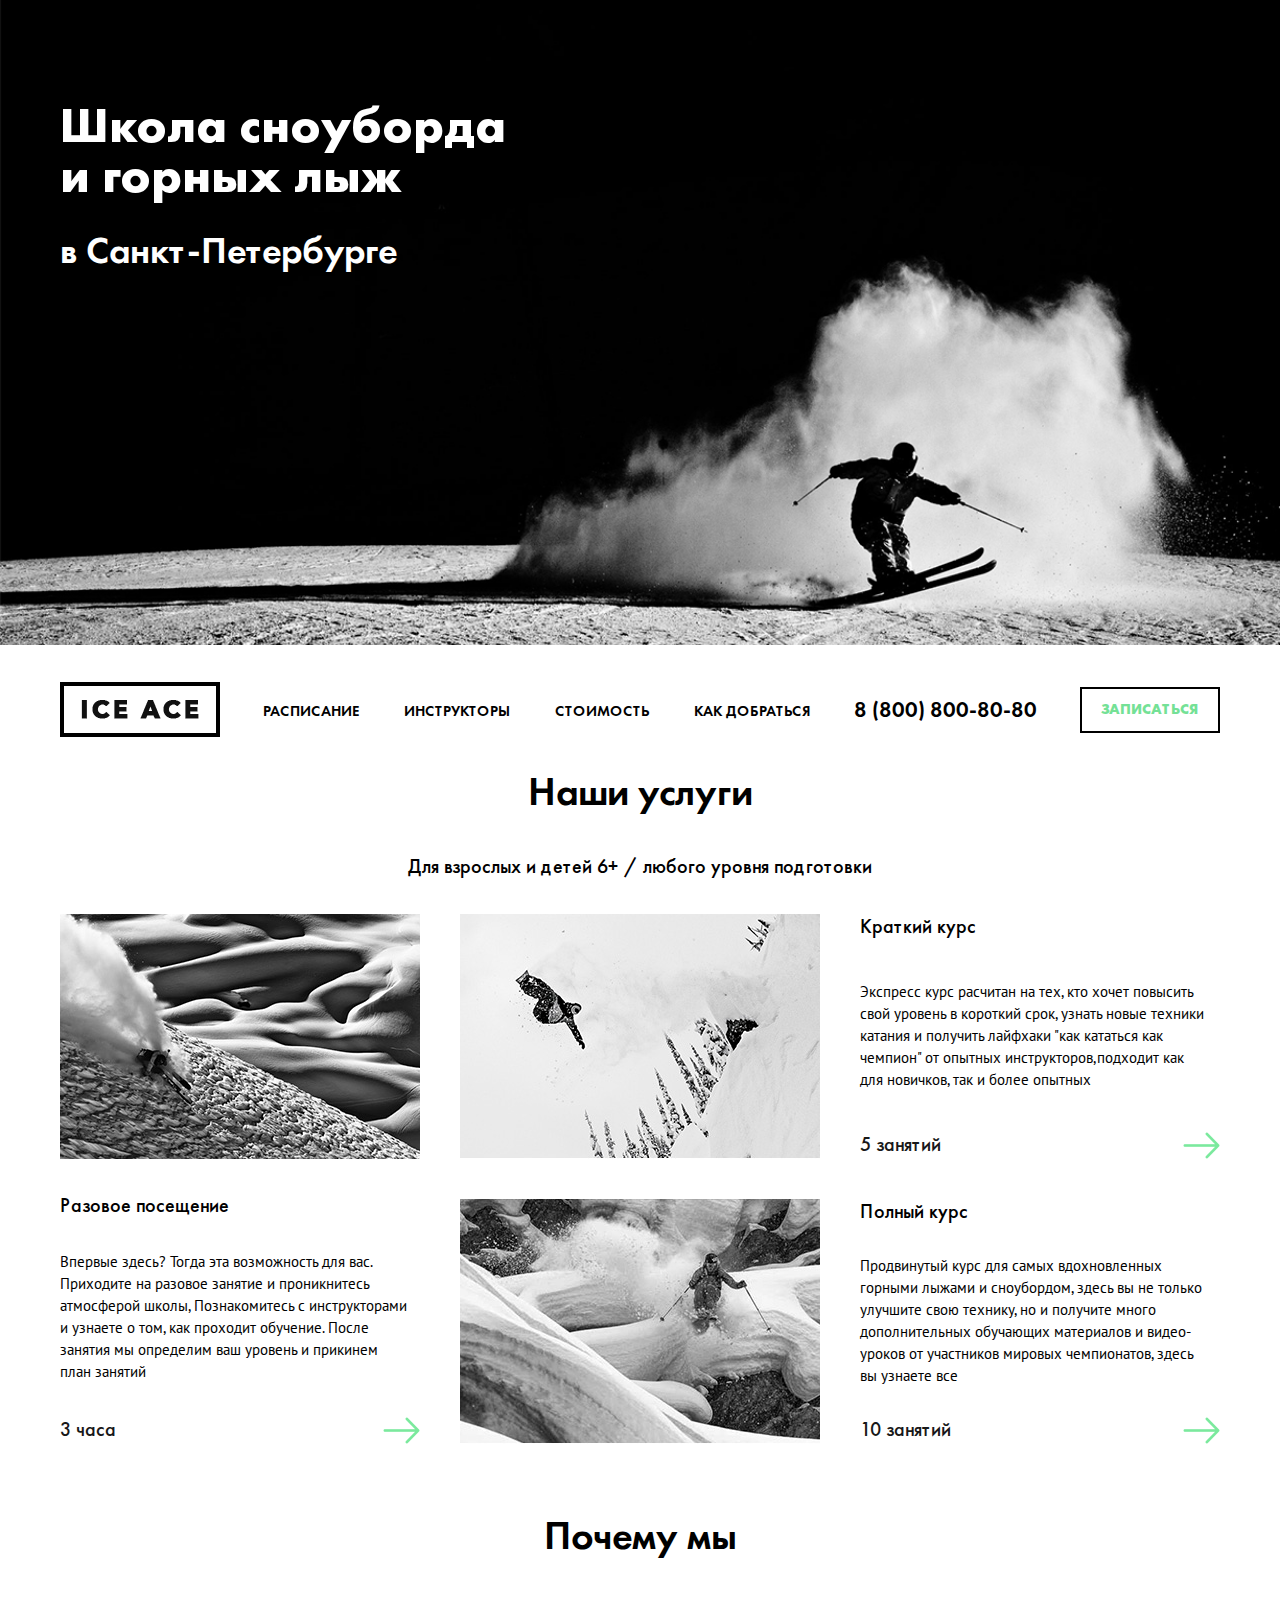
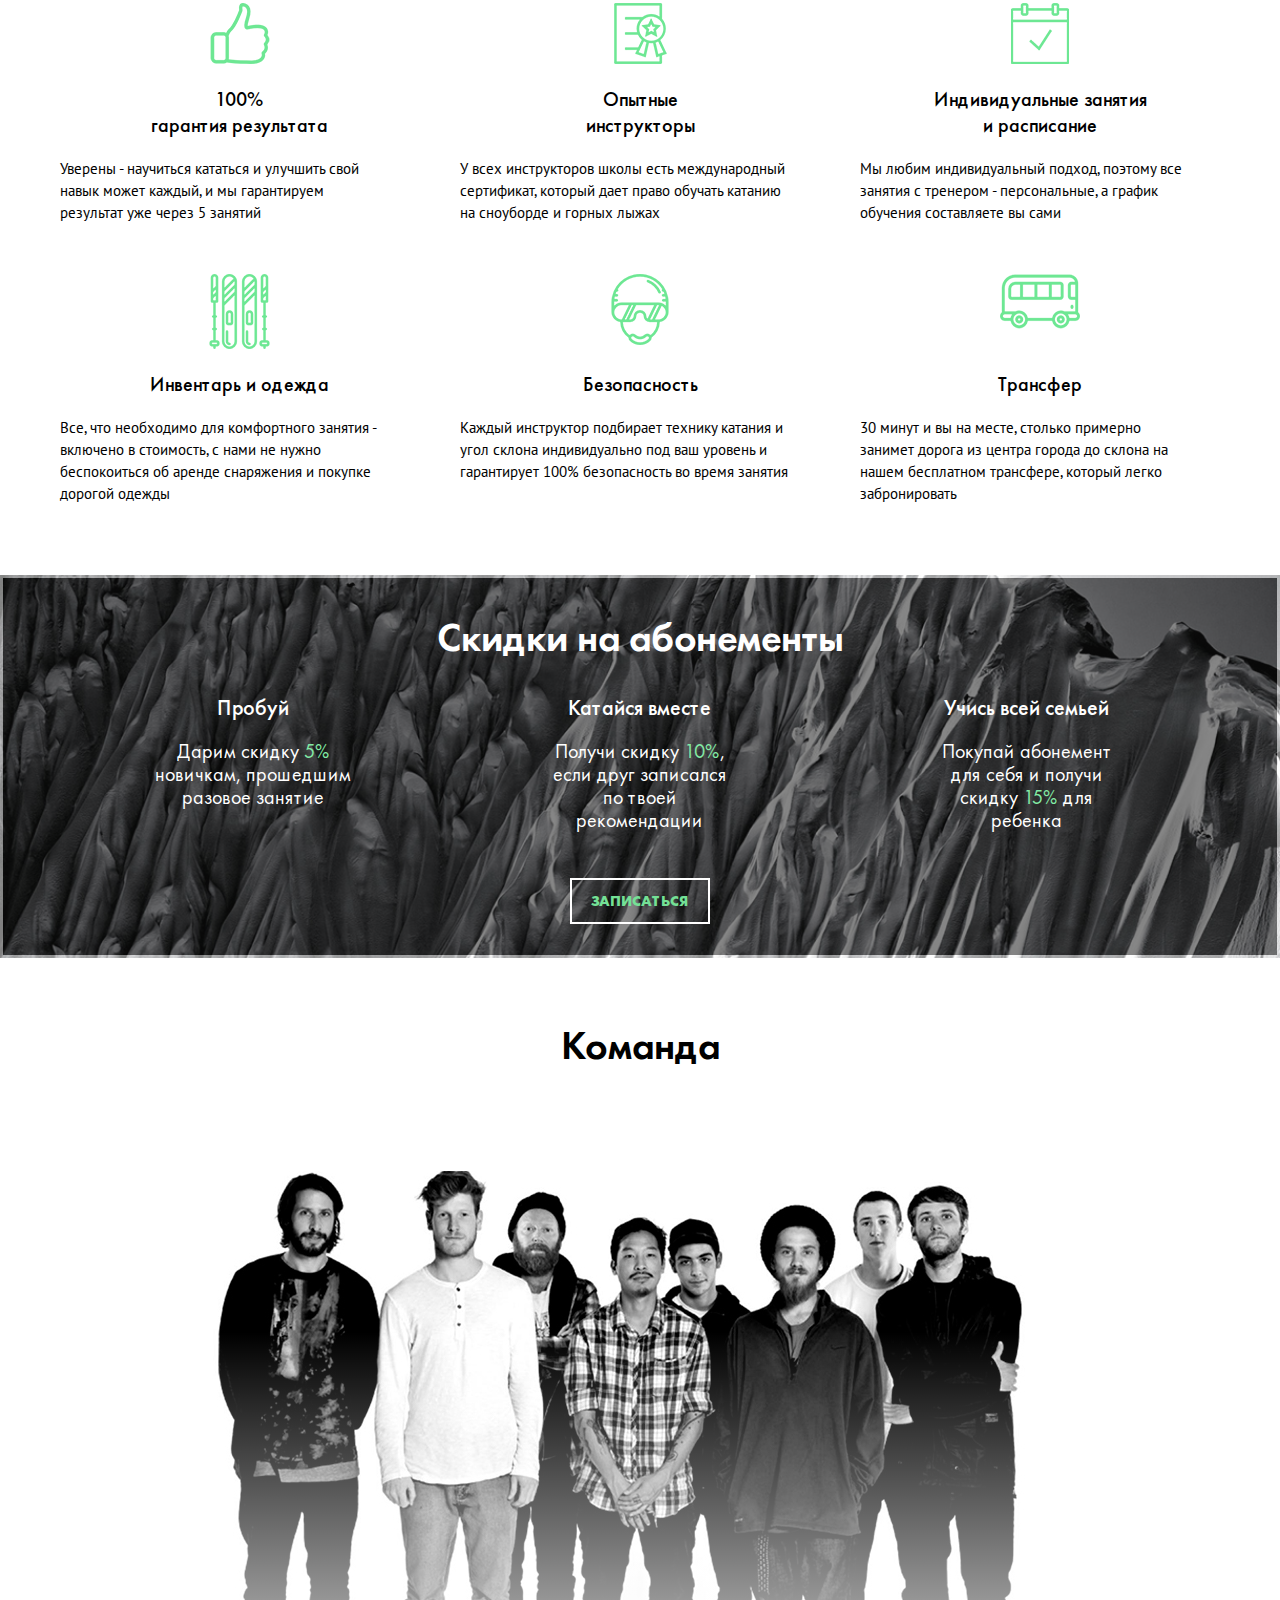
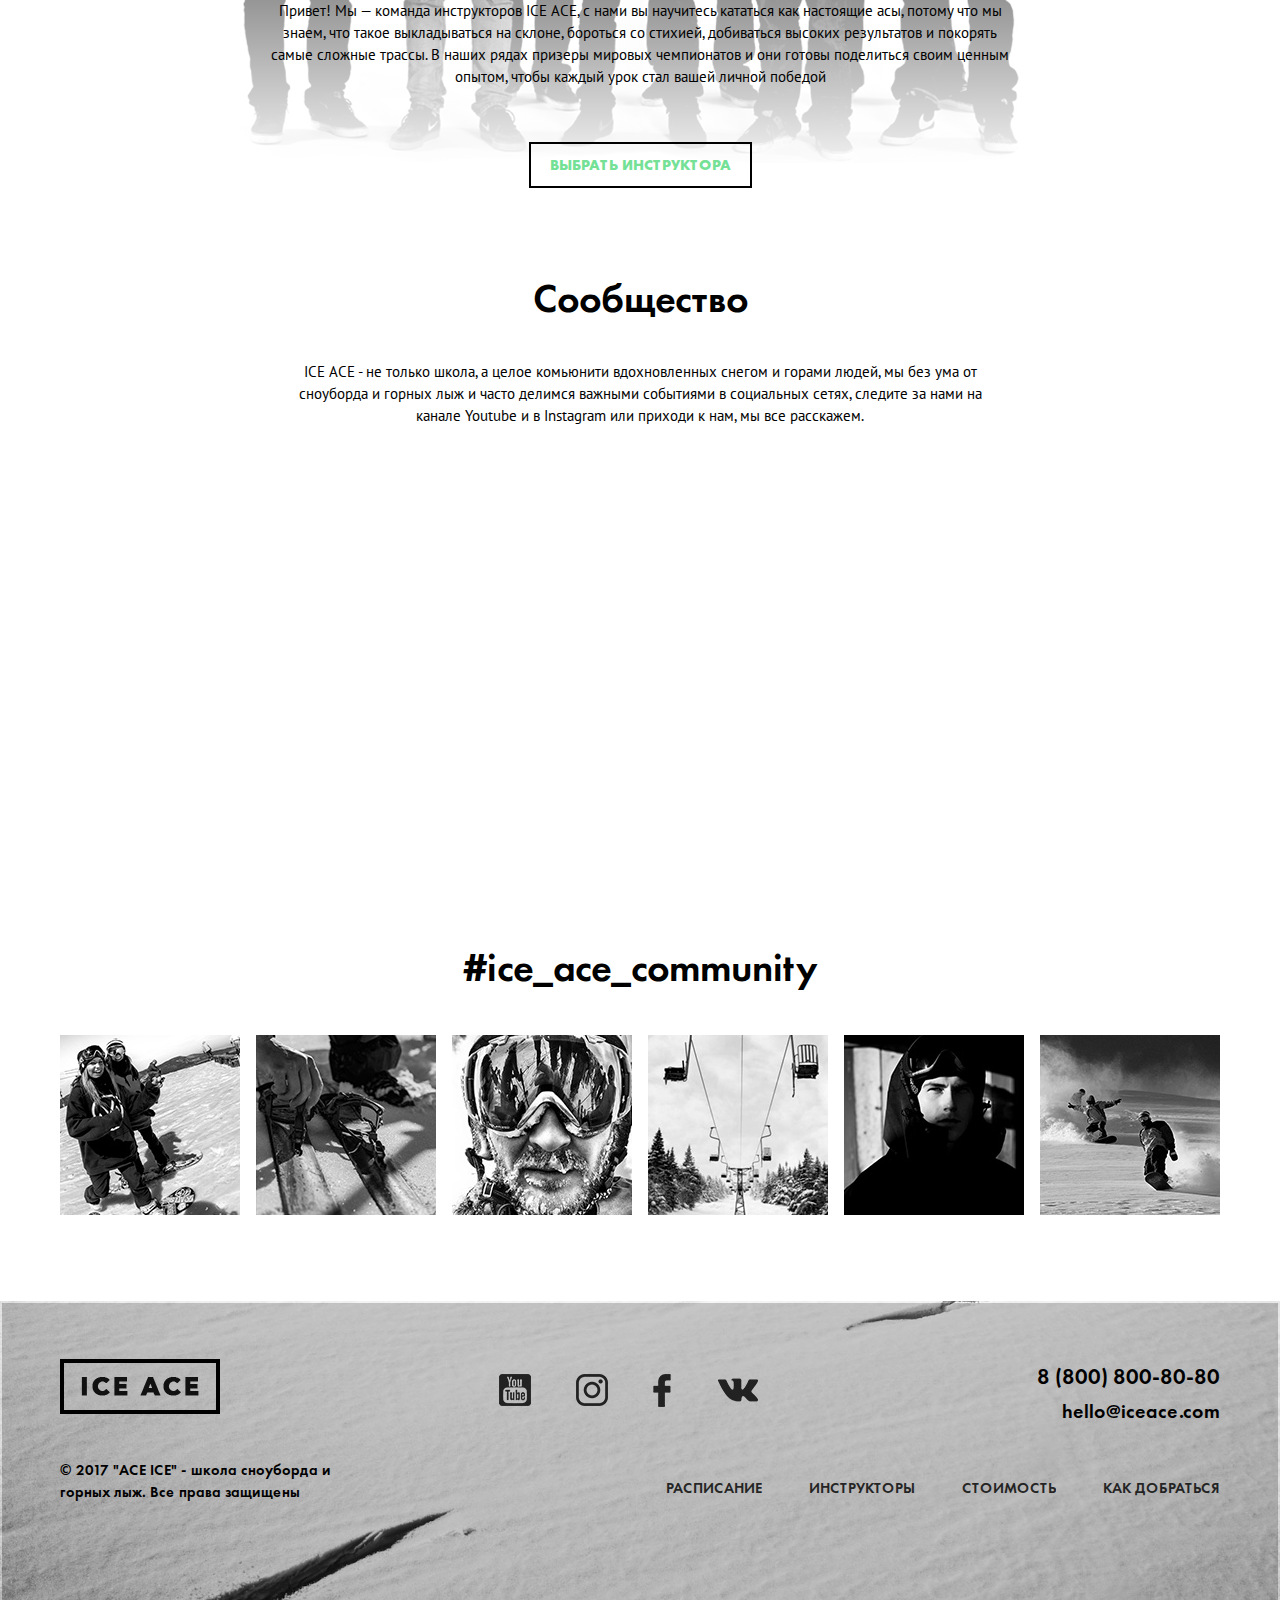
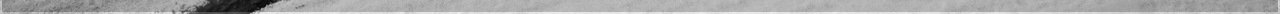
<file: index.html>
<!DOCTYPE html>
<html lang="ru">

<head>
  <meta charset="UTF-8">
  <meta name="viewport" content="width=device-width, initial-scale=1">
  <title>ICE ACE Главная</title>
  <link rel="stylesheet" href="css/normalize.css">
  <link rel="stylesheet" href="css/style.css">
  <link rel="stylesheet" href="css/owl.carousel.css">
  <script>
    // Picture element HTML5 shiv
    document.createElement("picture");
  </script>
  <script src="scripts/picturefill.js"></script>
</head>

<body>
  <div class="promo">
    <div class="container container--promo">
      <h1 class="promo__title">Школа сноуборда и горных лыж<span class="promo__title-main"> 
      в Санкт-Петербурге</span></h1>
      <a href="instructors.html" class="promo__btn-join btn">Записаться</a>
    </div>
  </div>
  <header>
    <div class="container container--header container--header-index">
      <div class="logo logo--header">
        <picture>
          <source srcset="img/ice-ace_logo-white-320.png" media="(max-width: 1159px)">
          <source srcset="img/ice-ace_logo.png">
          <img srcset="img/ice-ace_logo.png" alt="ICE ACE" class="logo__img">
        </picture>
      </div>
      <nav class="main-menu">
        <ul class="main-menu__list">
          <li class="main-menu__item">
            <a href="schedule.html" src="#" class="main-menu__link">Расписание</a>
          </li>
          <li class="main-menu__item">
            <a href="instructors.html" src="#" class="main-menu__link">Инструкторы</a>
          </li>
          <li class="main-menu__item">
            <a href="#" src="#" class="main-menu__link">Стоимость</a>
          </li>
          <li class="main-menu__item">
            <a href="#" src="#" class="main-menu__link">Как добраться</a>
          </li>
        </ul>
      </nav>
      <div class="socials socials--header">
        <ul class="socials__list">
          <li class="socials__item">
            <a href="#" class="socials__link socials__link--youtube"></a>
          </li>
          <li class="socials__item">
            <a href="#" class="socials__link socials__link--instagram"></a>
          </li>
          <li class="socials__item">
            <a href="#" class="socials__link socials__link--fb"></a>
          </li>
          <li class="socials__item">
            <a href="#" class="socials__link socials__link--vk"></a>
          </li>
        </ul>
      </div>
      <div class="connect">
        <a href="tel:88008080" class="connect__phone connect__phone--header">8 (800) 800-80-80</a>
        <a href="mailto:hello@iceace.com" class="connect__mail connect__mail--header">hello@iceace.com</a>
      </div>
      <a href="schedule.html" class="btn btn--join">Записаться</a>
    </div>
  </header>
  <main>
    <section class="services">
      <div class="container container--services">
        <h2 class="services__title title-usually">Наши услуги</h2>
        <p class="services__desc">Для взрослых и детей 6+ / любого уровня подготовки</p>
        <div class="services__inner">
          <article class="services__item services__item--vertical">
            <picture class="services__img">
              <source srcset="img/service_img_1-320.jpg" media="(max-width: 767px)">
              <source srcset="img/service_img_1.jpg">
              <img  srcset="img/service_img_1.jpg" alt="сноубордист">
            </picture>
            <h3 class="services__info-title title-normal">Разовое посещение</h3>
            <p class="services__info-desc">Впервые здесь? Тогда эта возможность для вас. Приходите на разовое занятие и проникнитесь атмосферой школы, Познакомитесь
              с инструкторами и узнаете о том, как проходит обучение. После занятия мы определим ваш уровень и прикинем план занятий</p>
            <div class="services__links">
              <span class="services__span">3 часа</span>
              <a href="#" class="services__more">перейти</a>
            </div>
          </article>
          <article class="services__item services__item--horizontal">
            <picture class="services__img">
              <source srcset="img/service_img_2-top-320.jpg" media="(max-width: 767px)">
              <source srcset="img/service_img_2-top.jpg">
              <img srcset="img/service_img_2-top.jpg" alt="сноубордист"> 
            </picture>
            <h3 class="services__info-title title-normal">Краткий курс</h3>
            <p class="services__info-desc">Экспресс курс расчитан на тех, кто хочет повысить свой уровень в короткий срок, узнать новые техники катания и получить
              лайфхаки "как кататься как чемпион" от опытных инструкторов,подходит как для новичков, так и более опытных</p>
            <div class="services__links">
              <span class="services__span">5 занятий</span>
              <div>
                
              </div>
              <a href="#" class="services__more">перейти</a>
            </div>
          </article>
          <article class="services__item services__item--horizontal">
            <picture class="services__img">
              <source srcset="img/service_img_3-btm-320.jpg" media="(max-width: 767px)">
              <source srcset="img/service_img_3-btm.jpg">
              <img srcset="img/service_img_3-btm.jpg" alt="сноубордист">
            </picture>
            <h3 class="services__info-title title-normal">Полный курс</h3>
            <p class="services__info-desc">Продвинутый курс для самых вдохновленных горными лыжами и сноубордом, здесь вы не только улучшите свою технику, но и получите
              много дополнительных обучающих материалов и видео-уроков от участников мировых чемпионатов, здесь вы узнаете все</p>
            <div class="services__links">
              <span class="services__span">10 занятий</span>
              <a href="#" class="services__more">перейти</a>
            </div>
          </article>
        </div>
      </div>
    </section>
    <section class="advantages">
      <div class="container container--advantages">
        <h2 class="advantages__title title-usually">Почему мы</h2>
        <div class="advantages__inner">
          <article class="advantages__item advantages__item--warranty">
            <h3 class="advantages__item-title title-normal">100%<br class="advantages__item-title-transf"> гарантия&nbsp;результата</h3>
            <p class="advantages__item-info">Уверены - научиться кататься и улучшить свой навык может каждый, и мы гарантируем результат уже через 5 занятий</p>
          </article>
          <article class="advantages__item advantages__item--skills">
            <h3 class="advantages__item-title title-normal">Опытные<br class="advantages__item-title-transf"> инструкторы</h3>
            <p class="advantages__item-info">У всех инструкторов школы есть международный сертификат, который дает право обучать катанию на сноуборде и горных лыжах</p>
          </article>
          <article class="advantages__item advantages__item--individual">
            <h3 class="advantages__item-title title-normal">Индивидуальные занятия<br class="advantages__item-title-transf"> и расписание</h3>
            <p class="advantages__item-info">Мы любим индивидуальный подход, поэтому все занятия с тренером - персональные, а график обучения составляете вы сами</p>
          </article>
          <article class="advantages__item advantages__item--equipment">
            <h3 class="advantages__item-title title-normal">Инвентарь и одежда</h3>
            <p class="advantages__item-info">Все, что необходимо для комфортного занятия - включено в стоимость, с нами не нужно беспокоиться об аренде снаряжения и
              покупке дорогой одежды</p>
          </article>
          <article class="advantages__item advantages__item--safety">
            <h3 class="advantages__item-title title-normal">Безопасность</h3>
            <p class="advantages__item-info">Каждый инструктор подбирает технику катания и угол склона индивидуально под ваш уровень и гарантирует 100% безопасность
              во время занятия</p>
          </article>
          <article class="advantages__item advantages__item--transfer">
            <h3 class="advantages__item-title title-normal">Трансфер</h3>
            <p class="advantages__item-info">30 минут и вы на месте, столько примерно занимет дорога из центра города до склона на нашем бесплатном трансфере, который
              легко забронировать</p>
          </article>
        </div>
      </div>
    </section>
    <section class="offers">
      <div class="container container--offers">
        <h2 class="offers__title title-usually">Скидки на абонементы</h2>
        <div class="offers__inner">
          <article class="offers__item">
            <h3 class="offers__item-title title-normal">Пробуй</h3>
            <p class="offers__item-info">Дарим скидку
              <span class="offers__item-span">5%</span>
              новичкам, прошедшим разовое занятие</p>
          </article>
          <article class="offers__item">
            <h3 class="offers__item-title title-normal">Катайся вместе</h3>
            <p class="offers__item-info">Получи скидку
              <span class="offers__item-span">10%</span>, если друг записался по твоей рекомендации</p>
          </article>
          <article class="offers__item">
            <h3 class="offers__item-title title-normal">Учись всей семьей</h3>
            <p class="offers__item-info">Покупай абонемент для себя и получи скидку
              <span class="offers__item-span">15%</span>
              для ребенка</p>
          </article>
        </div>
        <a href="schedule.html" class="offers__join-btn btn">записатьcя</a>
      </div>
    </section>
    <section class="team">
      <div class="container container--team">
        <article class="team__info">
          <h2 class="team__title title-usually">Команда</h2>
          <p class="team__desc">Привет! Мы — команда инструкторов ICE ACE, с нами вы научитесь кататься как настоящие асы, потому что мы знаем, что такое
          выкладываться на склоне, бороться со стихией, добиваться высоких результатов и покорять самые сложные трассы. В наших рядах
          призеры мировых чемпионатов и они готовы поделиться своим ценным опытом, чтобы каждый урок стал вашей личной победой</p>
          <a href="instructors.html" class="team__select-btn btn">Выбрать инструктора</a>
        </article>
      </div>
    </section>
    <section class="community">
      <div class="container">
        <article class="community__info">
          <h2 class="community__title title-usually">Сообщество</h2>
          <p class="community__desc">ICE ACE - не только школа, а целое комьюнити вдохновленных снегом и горами людей, мы без ума от сноуборда и горных лыж и часто делимся важными событиями в социальных сетях, следите за нами на канале Youtube и в Instagram или приходи к нам, мы все расскажем.</p>
        </article>
       </div>
    </section>
    <section class="map">
      <div class="container">
        <iframe src="https://www.google.com/maps/embed?pb=!1m18!1m12!1m3!1d30877.336637323027!2d30.191767797968396!3d60.51837979649616!2m3!1f0!2f0!3f0!3m2!1i1024!2i768!4f13.1!3m3!1m2!1s0x46979f5bb0555555%3A0xfa80e54d67e30fc0!2z0JLRgdC10YHQtdC30L7QvdC90YvQuSDQutGD0YDQvtGA0YIg0JjQs9C-0YDQsA!5e0!3m2!1sru!2sru!4v1519252599175"
          width="1160" height="360" frameborder="0" style="border:0" allowfullscreen>Адрес на карте</iframe>
        </div>
    </section>
    <section class="community-gallery">
      <div class="container container--community-gallery">
        <h2 class="community-gallery__title title-usually"><a href="">#ice_ace_community</a></h2>
        <ul class="community-gallery__list owl-carousel">
          <li class="community-gallery__item">
            <a href="#" class="community-gallery__link">
              <img src="img/community_img_1.jpg" alt="фото" width="180" height="180" class="community-gallery__img">
            </a>
          </li>
          <li class="community-gallery__item">
            <a href="#" class="community-gallery__link">
              <img src="img/community_img_2.jpg" alt="фото" width="180" height="180" class="community-gallery__img">
            </a>
          </li>
          <li class="community-gallery__item">
            <a href="#" class="community-gallery__link">
              <img src="img/community_img_3.jpg" alt="фото" width="180" height="180" class="community-gallery__img">
            </a>
          </li>
          <li class="community-gallery__item">
            <a href="#" class="community-gallery__link">
              <img src="img/community_img_4.jpg" alt="фото" width="180" height="180" class="community-gallery__img">
            </a>
          </li>
          <li class="community-gallery__item">
            <a href="#" class="community-gallery__link">
              <img src="img/community_img_5.jpg" alt="фото" width="180" height="180" class="community-gallery__img">
            </a>
          </li>
          <li class="community-gallery__item">
            <a href="#" class="community-gallery__link">
              <img src="img/community_img_6.jpg" alt="фото" width="180" height="180" class="community-gallery__img"> 
            </a>
          </li>
        </ul>
      </div>
    </section>
  </main>
  <footer class="footer">
    <div class="container container--footer">
      <div class="logo logo--footer">
        <picture class="logo__img">
          <source srcset="img/ice-ace_logo-320.png" media="(max-width: 1159px)">
          <source srcset="img/ice-ace_logo.png">
          <img srcset="img/ice-ace_logo.png" alt="ICE ACE">
        </picture>
      </div>
      <div class="socials socials--footer">
        <ul class="socials__list">
          <li class="socials__item">
            <a href="#" class="socials__link socials__link--youtube"></a>
          </li>
          <li class="socials__item">
            <a href="#" class="socials__link socials__link--instagram"></a>
          </li>
          <li class="socials__item">
            <a href="#" class="socials__link socials__link--fb"></a>
          </li>
          <li class="socials__item">
            <a href="#" class="socials__link socials__link--vk"></a>
          </li>
        </ul>
      </div>
      <div class="connect connect--footer">
        <a href="tel:88008080" class="connect__phone phone">8 (800) 800-80-80</a>
        <a href="mailto:hello@iceace.com" class="connect__mail">hello@iceace.com</a>
      </div>
      <div class="footer__inner">
        <div class="copyright">
          <p class="copyright__content">&copy; 2017 "ACE ICE" - школа сноуборда и горных лыж. Все права защищены</p>
        </div>
        <nav class="main-menu main-menu--footer">
          <ul class="main-menu__list">
            <li class="main-menu__item">
              <a href="#" src="#" class="main-menu__link main-menu__link--footer">Расписание</a>
            </li>
            <li class="main-menu__item">
              <a href="instructors.html" src="#" class="main-menu__link main-menu__link--footer">Инструкторы</a>
            </li>
            <li class="main-menu__item">
              <a href="#" src="#" class="main-menu__link main-menu__link--footer">Стоимость</a>
            </li>
            <li class="main-menu__item">
              <a href="#" src="#" class="main-menu__link main-menu__link--footer">Как добраться</a>
            </li>
          </ul>
        </nav>
      </div>
    </div>
  </footer>
  <script src="scripts/jquery-3.3.1.min.js"></script>
  <script src="scripts/owl.carousel.min.js"></script>
  <script src="scripts/script.js"></script>
</body>
</html>
</file>
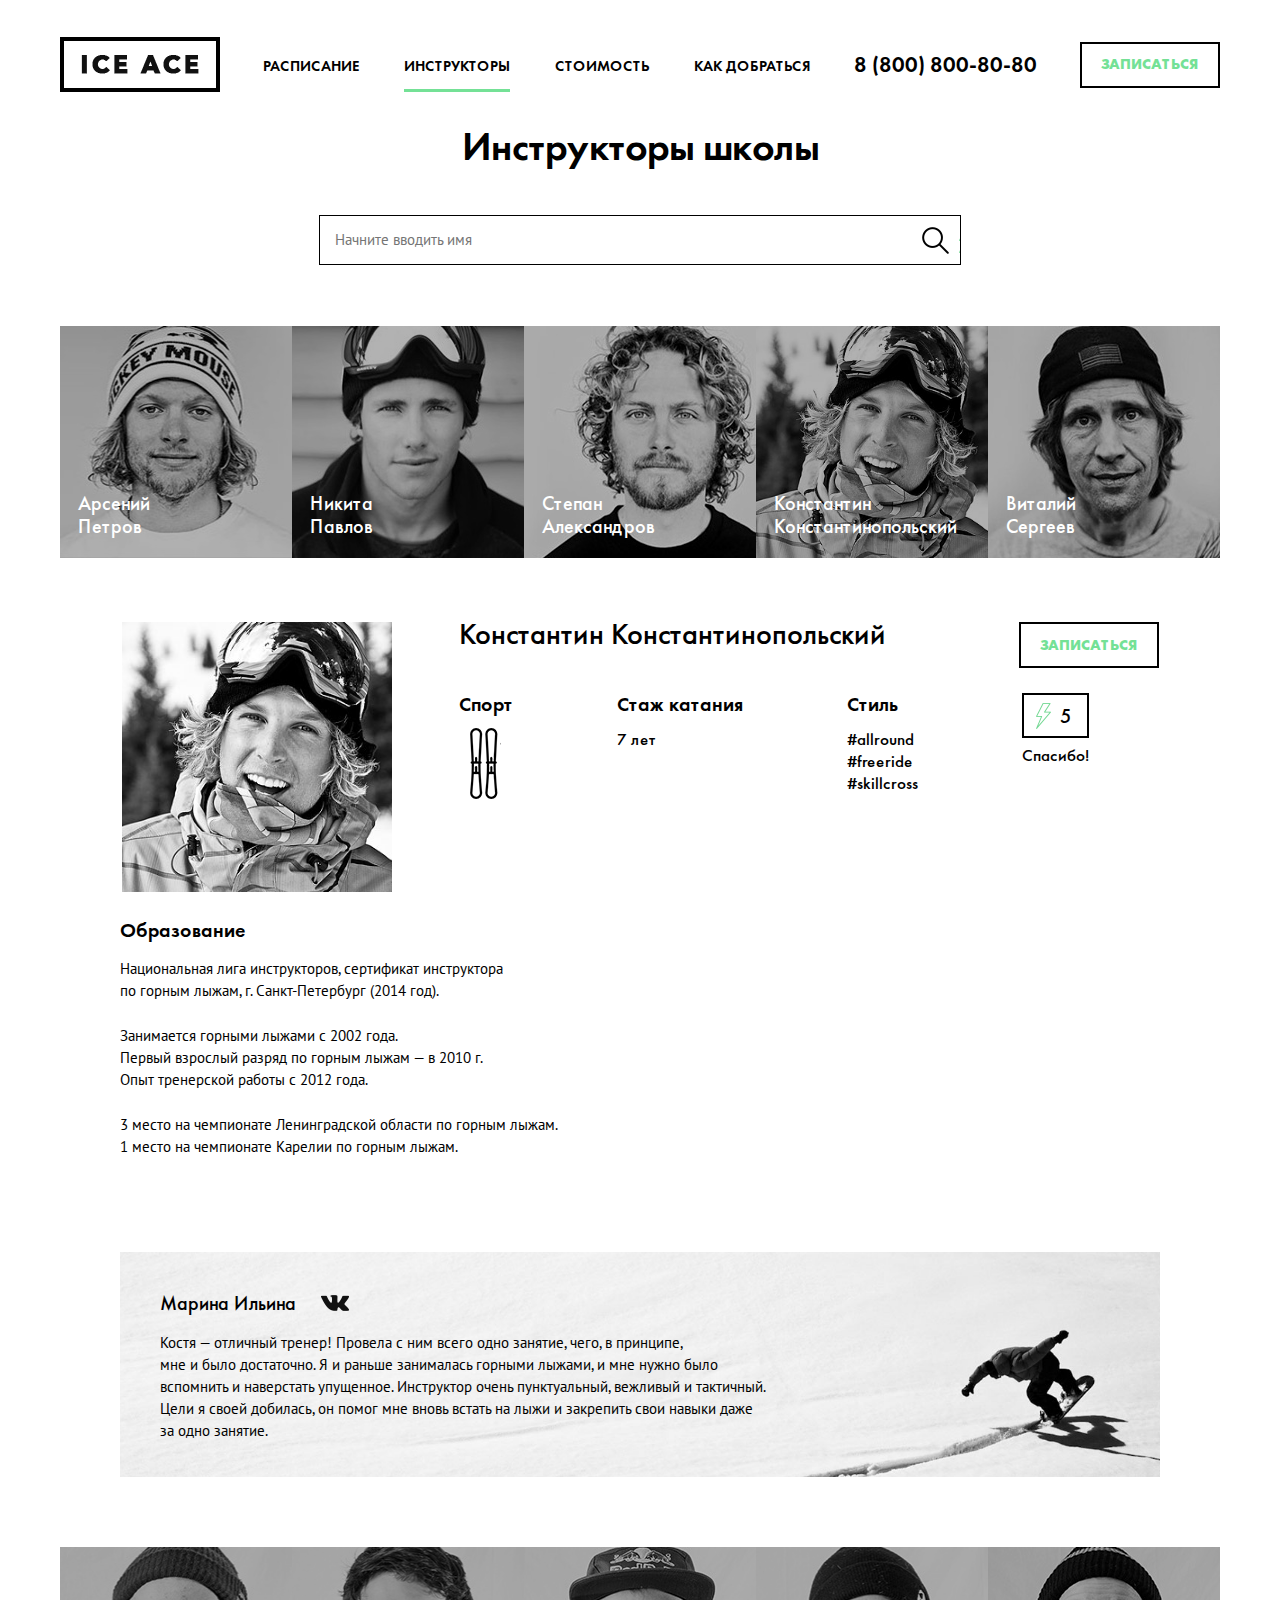
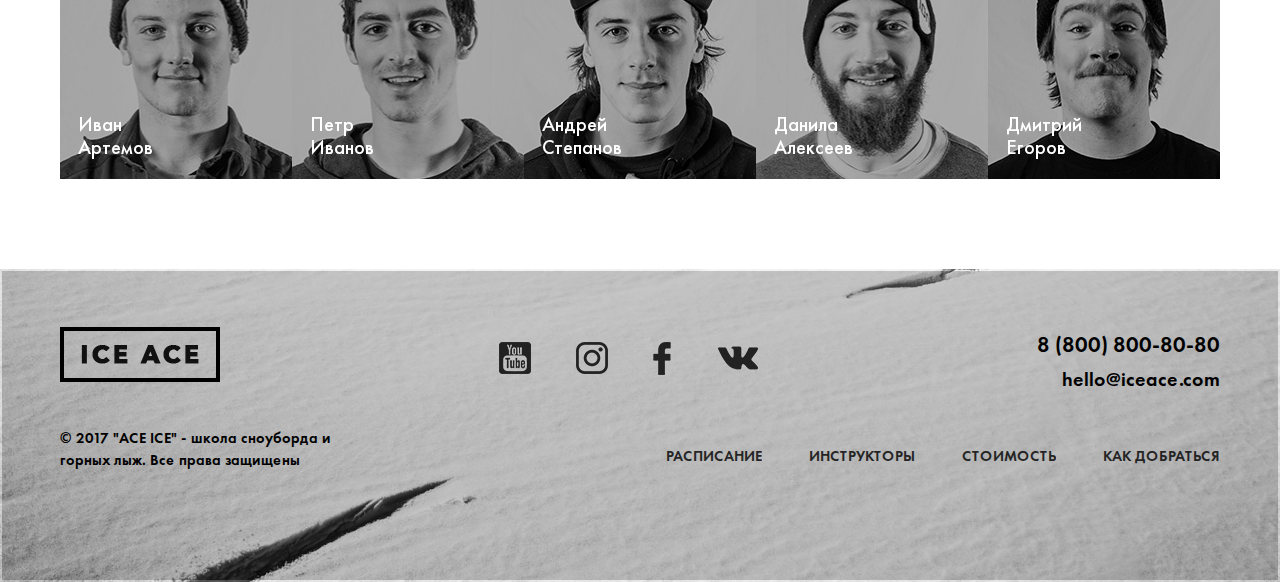
<file: instructors.html>
<!DOCTYPE html>
<html lang="ru">

<head>
  <meta charset="UTF-8">
  <meta name="viewport" content="width=device-width, initial-scale=1">
  <title>ICE ACE Инструкторы</title>
  <link rel="stylesheet" href="css/normalize.css">
  <link rel="stylesheet" href="css/style.css">
  <link rel="stylesheet" href="css/owl.carousel.css">
  <script>
    // Picture element HTML5 shiv
    document.createElement("picture");
  </script>
  <script src="scripts/picturefill.js"></script>
</head>

<body>
  <header>
    <div class="container container--header">
      <div class="logo logo--header">
        <a href="index.html" class="logo__link">
          <picture>
            <source srcset="img/ice-ace_logo-320.png" media="(max-width: 1159px)">
            <source srcset="img/ice-ace_logo.png">
            <img srcset="img/ice-ace_logo.png" alt="ICE ACE" class="logo__img">
          </picture>
        </a>
      </div>
      <nav class="main-menu main-menu--dark">
        <ul class="main-menu__list">
          <li class="main-menu__item">
            <a href="schedule.html" src="#" class="main-menu__link">Расписание</a>
          </li>
          <li class="main-menu__item">
            <a href="instructors.html" src="#" class="main-menu__link main-menu__link--active">Инструкторы</a>
          </li>
          <li class="main-menu__item">
            <a href="#" src="#" class="main-menu__link">Стоимость</a>
          </li>
          <li class="main-menu__item">
            <a href="#" src="#" class="main-menu__link">Как добраться</a>
          </li>
        </ul>
      </nav>
      <div class="socials socials--header">
        <ul class="socials__list">
          <li class="socials__item">
            <a href="#" class="socials__link socials__link--youtube"></a>
          </li>
          <li class="socials__item">
            <a href="#" class="socials__link socials__link--instagram"></a>
          </li>
          <li class="socials__item">
            <a href="#" class="socials__link socials__link--fb"></a>
          </li>
          <li class="socials__item">
            <a href="#" class="socials__link socials__link--vk"></a>
          </li>
        </ul>
      </div>
      <div class="connect">
        <a href="tel:88008080" class="connect__phone connect__phone--header">8 (800) 800-80-80</a>
        <a href="mailto:hello@iceace.com" class="connect__mail connect__mail--header">hello@iceace.com</a>
      </div>
      <a href="schedule.html" class="btn btn--join">Записаться</a>
    </div>
  </header>
  <main>
    <section class="instructors">
      <div class="container container--instructors-top">
        <h1 class="instructors__title title-usually">Инструкторы школы</h1>
        <div class="search">
          <form action="#" class="search-form">
            <input type="search" name="q" id="ac" placeholder="Начните вводить имя" autocomplete="off" class="search-place">
            <button type="submit" class="search-btn">
          </form>
        </div>
        <div class="gallery owl-carousel">
        <a href="" class="gallery__link">
            <figure class="gallery__pic">
              <img src="img/team_member_1-arseniy.jpg" alt="фото" class="gallery__img">
              <figcaption class="gallery__img-caption">Арсений Петров</figcaption>
            </figure>
          </a>
          <a href="" class="gallery__link">
            <figure class="gallery__pic">
              <img src="img/team_member_2-noname.jpg" alt="фото" class="gallery__img">
              <figcaption class="gallery__img-caption">Никита Павлов</figcaption>
            </figure>
          </a>
          <a href="" class="gallery__link">
            <figure class="gallery__pic">
              <img src="img/team_member_3-stepan.jpg" alt="фото" class="gallery__img">
              <figcaption class="gallery__img-caption">Степан Александров</figcaption>
            </figure>
          </a>
          <a href="" class="gallery__link">
            <figure class="gallery__pic">
              <img src="img/team_member_4-konstantin.jpg" alt="фото" class="gallery__img">
              <figcaption class="gallery__img-caption">Константин Константинопольский</figcaption>
            </figure>
          </a>
          <a href="" class="gallery__link">
            <figure class="gallery__pic">
              <img src="img/team_member_5-vitaliy.jpg" alt="фото" class="gallery__img">
              <figcaption class="gallery__img-caption">Виталий Сергеев</figcaption>
            </figure>
          </a>
        </div>
      </div>
    </section>
    <section class="rider">
      <div class="container container--rider">
        <article class="rider__spec">
          <picture class="rider__pic">
            <source srcset="img/team_member_4-konstantin-320.jpg" media="(max-width: 767px)">
            <source srcset="img/team_member_4-konstantin.jpg">
            <img srcset="img/team_member_4-konstantin.jpg" alt="сноубордист" class="rider__img">
          </picture>
          <div class="rider__desc">
            <div class="rider__title">
              <h2 class="rider__name">Константин Константинопольский</h2>
              <a href="schedule.html" class="rider__choose-btn btn">Записаться</a>
            </div>
            <div class="rider__info">
              <div class="rider__sport">
                <p class="rider__sport-title">Спорт</p>
              </div>
              <div class="rider__experience">
                <p class="rider__experience-title">Стаж <span class="rider__experience-title-span">катания</span></p>
                <p class="rider__experience-desc">7 лет</p>
              </div>
              <div class="rider__style">
                <p class="rider__style-title">Стиль</p>
                <div class="rider__style-link-wrapper">
                  <a href="#" class="rider__style-link">#allround</a>
                  <span class="rider__style-link-span">,&nbsp;</span>
                  <a href="#" class="rider__style-link">#freeride</a>
                  <a href="#" class="rider__style-link">#skillcross</a>
                </div>
              </div>
              <div class="rider__likes-meter">
                <a href="" class="rider__like-btn">5</a>
                <p class="rider__like-thx">Спасибо!</p>
              </div>
            </div>
          </div>
        </article>
        <div class="rider__performance">
          <article class="rider__education">
            <h3 class="rider__education-title title-normal">Образование</h3>
            <p class="rider__education-info">Национальная лига инструкторов, сертификат инструктора по&nbsp;горным&nbsp;лыжам, г. Санкт-Петербург (2014 год).</p>
            <p class="rider__education-info">Занимается горными лыжами с 2002 года. 
            <p class="rider__education-info">Первый взрослый разряд по горным лыжам — в 2010 г.</p> 
            <p class="rider__education-info">Опыт тренерской работы с 2012 года.</p>
            <p class="rider__education-info">3 место на чемпионате Ленинградской области по&nbsp;горным лыжам.</p>
            <p class="rider__education-info">1 место на чемпионате Карелии по горным лыжам.</p>
          </article>
          <iframe src="https://www.youtube.com/embed/N-NEmz_KSSQ" frameborder="0" allow="autoplay; encrypted-media" allowfullscreen width="100%" class="rider__video">Видеоролик</iframe>
        </div>
      </div>
    </section>
    <section class="feedback">
      <div class="container container--feedback">
        <h3 class="feedback__title-mobile">Отзывы</h3>
        <article class="comment">
          <h4 class="comment__title title-normal">
            <a href="#" class="comment__link">Марина Ильина</a>
          </h4>
          <p class="comment__desc">Костя — отличный тренер! Провела с ним всего одно занятие, чего, в принципе, мне&nbsp;и&nbsp;было&nbsp;достаточно. Я и&nbsp;раньше
            занималась горными лыжами, и мне нужно было вспомнить&nbsp;и&nbsp;наверстать упущенное. Инструктор очень пунктуальный, вежливый и
            тактичный. Цели&nbsp;я&nbsp;своей добилась, он помог мне вновь встать на лыжи и закрепить свои навыки даже за&nbsp;одно занятие.</p>
        </article>
        <a href="schedule.html" class="feedback__join-btn btn">Записаться</a>
      </div>
    </section>
    <section class="instructors">
      <div class="container container--instructors-bottom">
        <div class="instructors_gallery gallery owl-carousel">
          <a href="" class="gallery__link">
            <figure class="gallery__pic">
              <img src="img/team_member_6-ivan.jpg" alt="фото" class="gallery__img">
              <figcaption class="gallery__img-caption">Иван Артемов</figcaption>
            </figure>
          </a>
          <a href="" class="gallery__link">
            <figure class="gallery__pic">
              <img src="img/team_member_7-petr.jpg" alt="фото" class="gallery__img">
              <figcaption class="gallery__img-caption">Петр Иванов</figcaption>
            </figure>
          </a>
          <a href="" class="gallery__link">
            <figure class="gallery__pic">
              <img src="img/team_member_8-andrey.jpg" alt="фото" class="gallery__img">
              <figcaption class="gallery__img-caption">Андрей Степанов</figcaption>
            </figure>
          </a>
          <a href="" class="gallery__link">
            <figure class="gallery__pic">
              <img src="img/team_member_9-danila.jpg" alt="фото" class="gallery__img">
              <figcaption class="gallery__img-caption">Данила Алексеев</figcaption>
            </figure>
          </a>
          <a href="" class="gallery__link">
            <figure class="gallery__pic">
              <img src="img/team_member_10-dmitry.jpg" alt="фото" class="gallery__img">
              <figcaption class="gallery__img-caption">Дмитрий Егоров</figcaption>
            </figure>
          </a>
        </div>
      </div>
    </section>
  </main>
  <footer class="footer">
    <div class="container container--footer">
      <div class="logo logo--footer">
        <a href="index.html" class="logo__link">
          <picture class="logo__img">
            <source srcset="img/ice-ace_logo-320.png" media="(max-width: 1159px)">
            <source srcset="img/ice-ace_logo.png">
            <img srcset="img/ice-ace_logo.png" alt="ICE ACE">
          </picture>
        </a>
      </div>
      <div class="socials socials--footer">
        <ul class="socials__list">
          <li class="socials__item">
            <a href="#" class="socials__link socials__link--youtube"></a>
          </li>
          <li class="socials__item">
            <a href="#" class="socials__link socials__link--instagram"></a>
          </li>
          <li class="socials__item">
            <a href="#" class="socials__link socials__link--fb"></a>
          </li>
          <li class="socials__item">
            <a href="#" class="socials__link socials__link--vk"></a>
          </li>
        </ul>
      </div>
      <div class="connect connect--footer">
        <a href="tel:88008080" class="connect__phone phone">8 (800) 800-80-80</a>
        <a href="mailto:hello@iceace.com" class="connect__mail">hello@iceace.com</a>
      </div>
      <div class="footer__inner">
        <div class="copyright">
          <p class="copyright__content">&copy; 2017 "ACE ICE" - школа сноуборда и горных лыж. Все права защищены</p>
        </div>
        <nav class="main-menu main-menu--footer">
          <ul class="main-menu__list">
            <li class="main-menu__item">
              <a href="#" src="#" class="main-menu__link main-menu__link--footer">Расписание</a>
            </li>
            <li class="main-menu__item">
              <a href="instructors.html" src="#" class="main-menu__link main-menu__link--footer">Инструкторы</a>
            </li>
            <li class="main-menu__item">
              <a href="#" src="#" class="main-menu__link main-menu__link--footer">Стоимость</a>
            </li>
            <li class="main-menu__item">
              <a href="#" src="#" class="main-menu__link main-menu__link--footer">Как добраться</a>
            </li>
          </ul>
        </nav>
      </div>
    </div>
  </footer>
  <script src="scripts/jquery-3.3.1.min.js"></script>
  <script src="scripts/owl.carousel.min.js"></script>
  <script src="scripts/script.js"></script>
</body>

</html>
</file>
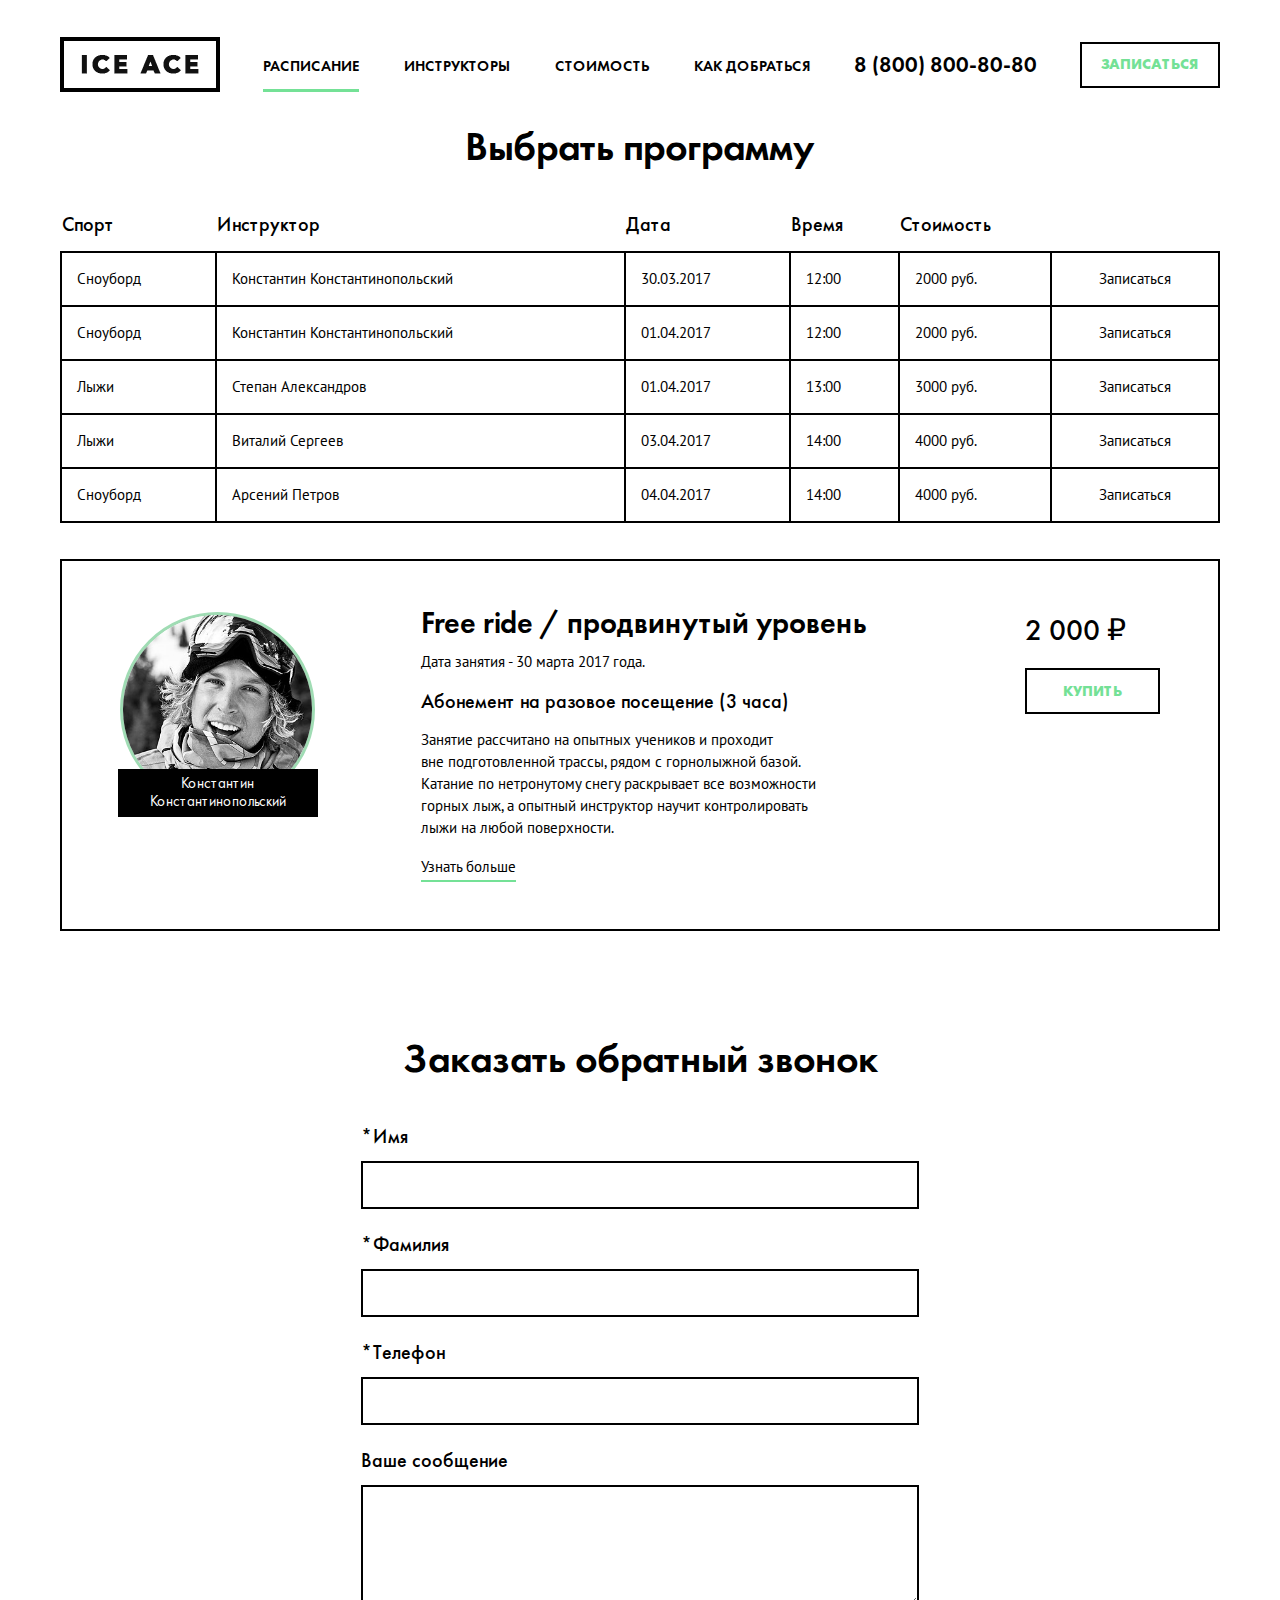
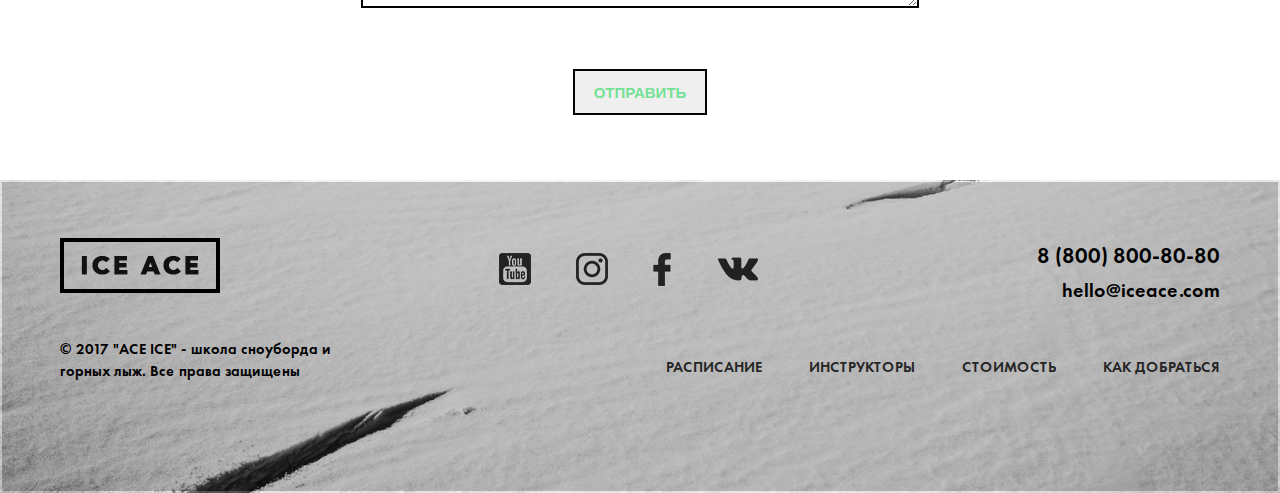
<file: schedule.html>
<!DOCTYPE html>
<html lang="ru">

<head>
  <meta charset="UTF-8">
  <meta name="viewport" content="width=device-width, initial-scale=1">
  <title>ICE ACE Расписание</title>
  <link rel="stylesheet" href="css/normalize.css">
  <link rel="stylesheet" href="css/style.css">
  <link rel="stylesheet" href="css/owl.carousel.css">
  <script>
    // Picture element HTML5 shiv
    document.createElement("picture");
  </script>
  <script src="scripts/picturefill.js"></script>
</head>

<body>
  <header>
    <div class="container container--header">
      <div class="logo logo--header">
        <a href="index.html" class="logo__link">
          <picture>
            <source srcset="img/ice-ace_logo-320.png" media="(max-width: 1159px)">
            <source srcset="img/ice-ace_logo.png">
            <img srcset="img/ice-ace_logo.png" alt="ICE ACE" class="logo__img">
          </picture>
        </a>
      </div>
      <nav class="main-menu main-menu--dark">
        <ul class="main-menu__list">
          <li class="main-menu__item">
            <a href="schedule.html" src="#" class="main-menu__link main-menu__link--active">Расписание</a>
          </li>
          <li class="main-menu__item">
            <a href="instructors.html" src="#" class="main-menu__link">Инструкторы</a>
          </li>
          <li class="main-menu__item">
            <a href="#" src="#" class="main-menu__link">Стоимость</a>
          </li>
          <li class="main-menu__item">
            <a href="#" src="#" class="main-menu__link">Как добраться</a>
          </li>
        </ul>
      </nav>
      <div class="socials socials--header">
        <ul class="socials__list">
          <li class="socials__item">
            <a href="#" class="socials__link socials__link--youtube"></a>
          </li>
          <li class="socials__item">
            <a href="#" class="socials__link socials__link--instagram"></a>
          </li>
          <li class="socials__item">
            <a href="#" class="socials__link socials__link--fb"></a>
          </li>
          <li class="socials__item">
            <a href="#" class="socials__link socials__link--vk"></a>
          </li>
        </ul>
      </div>
      <div class="connect">
        <a href="tel:88008080" class="connect__phone connect__phone--header">8 (800) 800-80-80</a>
        <a href="mailto:hello@iceace.com" class="connect__mail connect__mail--header">hello@iceace.com</a>
      </div>
      <a href="schedule.html" class="btn btn--join">Записаться</a>
    </div>
  </header>
  <main>
    <section class="schedule">
      <div class="container container--schedule">
        <h1 class="schedule__title title-usually">Выбрать программу</h1>
        <table class="schedule__table">
          <thead class="schedule__row-head">
            <th class="schedule__cell-head">Спорт</th>
            <th class="schedule__cell-head">Инструктор</th>
            <th class="schedule__cell-head">Дата</th>
            <th class="schedule__cell-head">Время</th>
            <th class="schedule__cell-head">Стоимость</th>
            <th class="schedule__cell-head"></th>
          </thead>
          <tr class="schedule__row">
            <td class="schedule__cell">Сноуборд</td>
            <td class="schedule__cell"><a href="#" class="schedule__link-rider">Константин Константинопольский</a></td>
            <td class="schedule__cell">
              <time datetime="30-03-2017" class="schedule__time-data">30.03.2017</time>
            </td>
            <td class="schedule__cell">
              <time datetime="12-00" class="schedule__time-data">12:00</time>
            </td>
            <td class="schedule__cell">2000 руб.</td>
            <td class="schedule__cell"><a href="#" class="schedule__link-join">Записаться</a>
            </td>
          </tr>
          <tr class="schedule__row">
            <td class="schedule__cell">Сноуборд</td>
            <td class="schedule__cell"><a href="#" class="schedule__link-rider">Константин Константинопольский</a></td>
            <td class="schedule__cell">
              <time datetime="01-04-2017" class="schedule__time-data">01.04.2017</td>
            <td class="schedule__cell">
              <time datetime="12-00" class="schedule__time-data">12:00</time>
            </td>
            <td class="schedule__cell">2000 руб.</td>
            <td class="schedule__cell"><a href="#" class="schedule__link-join">Записаться</a>
            </td>
          </tr>
          <tr class="schedule__row">
            <td class="schedule__cell">Лыжи</td>
            <td class="schedule__cell"><a href="#" class="schedule__link-rider">Степан Александров</a></td>
            <td class="schedule__cell">
              <time datetime="01-04-2017" class="schedule__time-data">01.04.2017</td>
            <td class="schedule__cell">
              <time datetime="13-00" class="schedule__time-data">13:00</time>
            </td>
            <td class="schedule__cell">3000 руб.</td>
            <td class="schedule__cell"><a href="#" class="schedule__link-join">Записаться</a>
            </td>
          </tr>
          <tr class="schedule__row">
             <td class="schedule__cell">Лыжи</td>
             <td class="schedule__cell"><a href="#" class="schedule__link-rider">Виталий Сергеев</a></td>
             <td class="schedule__cell">
              <time datetime="03-04-2017" class="schedule__time-data">03.04.2017</td>
             <td class="schedule__cell">
              <time datetime="14-00" class="schedule__time-data">14:00</time>
            </td>
             <td class="schedule__cell">4000 руб.</td>
             <td class="schedule__cell"><a href="#" class="schedule__link-join">Записаться</a>
            </td>
          </tr>
          <tr class="schedule__row">
             <td class="schedule__cell">Сноуборд</td>
             <td class="schedule__cell"><a href="#" class="schedule__link-rider">Арcений Петров</a></td>
             <td class="schedule__cell">
              <time datetime="04-04-2017" class="schedule__time-data">04.04.2017</td>
             <td class="schedule__cell">
              <time datetime="14-00" class="schedule__time-data">14:00</time>
            </td>
             <td class="schedule__cell">4000 руб.</td>
             <td class="schedule__cell"><a href="#" class="schedule__link-join">Записаться</a>
            </td>
          </tr>
        </table>
        <form action="post" class="schedule__form">
          <label for="sports" class="schedule__title-select">Спорт</label>
          <select name="sports" id="sports" class="schedule__select">
            <option class="schedule__item" selected>Выберите вид спорта</option>
            <option class="schedule__item">Лыжи</option>
            <option class="schedule__item">Сноуборд</option>
          </select>
          <label for="instructors" class="schedule__title-select">Инструктор</label>
          <select name="instructors" id="instructors" class="schedule__select">
            <option value="" class="schedule__item" selected>Выберите инструктора</option>
            <option value="" class="schedule__item">Константин Константинопольский</option>
            <option value="" class="schedule__item">Степан Александров</option>
            <option value="" class="schedule__item">Виталий Сергеев</option>
            <option value="" class="schedule__item">Арений Петров</option>
          </select>
          <label for="date" class="schedule__title-select">Дата</label>
          <input type="date" name="calendar" id="date" class="schedule__select schedule__select--date" value="2017-04-03" min="2017-03-30" max="2017-04-04">
          <label for="time" class="schedule__title-select">Время</label>
          <input type="time" id="time" class="schedule__select schedule__select--time" value="11:00" min="12:00" max="14:00">
          <label for="price" class="schedule__title-select">Стоимость</label>
          <select name="price" id="price" class="schedule__select">
            <option class="schedule__item" selected>Выберите стоимость</option>
            <option value="2000" class="schedule__item">2000 р.</option>
            <option value="3000" class="schedule__item">3000 р.</option>
            <option value="4000" class="schedule__item">4000 р.</option>
          </select>
        </form>
        <a href="instructors.html" id="" class="schedule__btn-join btn">Записаться</a>
        <article class="schedule__course course">
            <figure class="course__rider-photo">
              <picture>
                <source srcset="img/team_member_4-konstantin-320.jpg" media="(max-width: 767px)">
                <source srcset="img/team_member_4-konstantin.jpg">
                <img srcset="img/team_member_4-konstantin.jpg" alt="инструктор" class="course__rider-img">
              </picture>
              <figcaption class="course__img-caption">Константин<span class="course__img-caption-span">Константинопольский</span></figcaption>
            </figure>
          <div class="course__info">
            <h2 class="course__title">Free ride / продвинутый уровень</h2>
            <p class="course__data">Дата занятия - 30 марта 2017 года.</p>
            <h3 class="course__subtitle">Абонемент на разовое посещение (3 часа)</h3>
            <p class="course__desc">Занятие рассчитано на опытных учеников и проходит вне&nbsp;подготовленной трассы, рядом с&nbsp;горнолыжной базой. Катание по нетронутому снегу раскрывает все возможности горных лыж, а&nbsp;опытный инструктор научит контролировать лыжи на любой поверхности.</p> <a href="#" class="course__more">Узнать больше</a>
          </div>
          <div class="course__buy">
            <p class="course__price">2 000 <span class="course__price-span-sm">р</span><span class="course__price-span">&#8381;</span></p> <a href="#" class="course__buy-btn btn">Купить</a>
          </div>
        </article>
        <div class="schedule__slider">
          <!-- здесь должна быть переключалка -->
        </div>
      </div>
    </section>
    <section class="call">
      <div class="container container--call">
        <h2 class="call__title">Заказать обратный звонок</h2>
        <form action="#" method="post" class="call__form">
          <label for="firstname" class="call__form-label">
            *Имя</label>
          <input type="text" id="firstname" name="firstname" placeholder="Введите ваше имя" class="call__form-input">
          <label for="lastname" class="call__form-label">
            *Фамилия</label>
          <input type="text" id="lastname" name="lastname" placeholder="Введите вашу фамилию" class="call__form-input">
          <label for="phone" class="call__form-label">
            *Телефон</label>
          <input type="text" id="phone" name="phone" placeholder="8-(965)-075-53-12" pattern="[8]{1}[0-9]{10}" class="call__form-input">
          <label for="comment" class="call__form-label">Ваше сообщение</label>
          <textarea name="comment" id="comment" placeholder="Оставьте свой комментарий по желанию" class="call__form-input"></textarea>
          <input type="submit" value="отправить" class="call__form-send btn">
        </form>
      </div>
    </section>
  </main>
  <footer class="footer">
    <div class="container container--footer">
      <div class="logo logo--footer">
        <a href="index.html" class="logo__link">
          <picture class="logo__img">
            <source srcset="img/ice-ace_logo-320.png" media="(max-width: 1159px)">
            <source srcset="img/ice-ace_logo.png">
            <img srcset="iimg/ice-ace_logo.png" alt="ICE ACE">
          </picture>
        </a>
      </div>
      <div class="socials socials--footer">
        <ul class="socials__list">
          <li class="socials__item">
            <a href="#" class="socials__link socials__link--youtube"></a>
          </li>
          <li class="socials__item">
            <a href="#" class="socials__link socials__link--instagram"></a>
          </li>
          <li class="socials__item">
            <a href="#" class="socials__link socials__link--fb"></a>
          </li>
          <li class="socials__item">
            <a href="#" class="socials__link socials__link--vk"></a>
          </li>
        </ul>
      </div>
      <div class="connect connect--footer">
        <a href="tel:88008080" class="connect__phone phone">8 (800) 800-80-80</a>
        <a href="mailto:hello@iceace.com" class="connect__mail">hello@iceace.com</a>
      </div>
      <div class="footer__inner">
        <div class="copyright">
          <p class="copyright__content">&copy; 2017 "ACE ICE" - школа сноуборда и горных лыж. Все права защищены</p>
        </div>
        <nav class="main-menu main-menu--footer">
          <ul class="main-menu__list">
            <li class="main-menu__item">
              <a href="#" src="#" class="main-menu__link main-menu__link--footer">Расписание</a>
            </li>
            <li class="main-menu__item">
              <a href="instructors.html" src="#" class="main-menu__link main-menu__link--footer">Инструкторы</a>
            </li>
            <li class="main-menu__item">
              <a href="#" src="#" class="main-menu__link main-menu__link--footer">Стоимость</a>
            </li>
            <li class="main-menu__item">
              <a href="#" src="#" class="main-menu__link main-menu__link--footer">Как добраться</a>
            </li>
          </ul>
        </nav>
      </div>
    </div>
  </footer>
  <script src="scripts/jquery-3.3.1.min.js"></script>
  <script src="scripts/owl.carousel.min.js"></script>
  <script src="scripts/script.js"></script>
</body>

</html>
</file>
<file: css/style.css>
@font-face {
  font-family: 'FuturaPT';
  src: url('../fonts/subset-FuturaPT-Book.woff') format('woff'),
       url('../fonts/subset-FuturaPT-Book.woff2') format('woff2');
  font-style: normal;
  font-weight: 400;
}

@font-face {
  font-family: 'FuturaPT';
  src: url('../fonts/subset-FuturaPT-Medium.woff') format('woff'),
       url('../fonts/subset-FuturaPT-Medium.woff2') format('woff2');
  font-style: normal;
  font-weight: 500;
}

@font-face {
  font-family: 'FuturaPT';
  src: url('../fonts/subset-FuturaPT-Demi.woff') format('woff'),
       url('../fonts/subset-FuturaPT-Demi.woff2') format('woff2');
  font-style: normal;
  font-weight: 600;
}

@font-face {
  font-family: 'FuturaPT';
  src:  url('../fonts/subset-FuturaPT-Heavy.woff') format('woff'),
        url('../fonts/subset-FuturaPT-Heavy.woff2') format('woff2');
  font-style: normal;
  font-weight: 700;
}

@font-face {
  font-family: 'FuturaPT';
  src: url('../fonts/subset-FuturaPT-Bold.woff') format('woff'),
       url('../fonts/subset-FuturaPT-Bold.woff2') format('woff2');
  font-style: normal;
  font-weight: 700;
}

@font-face {
  font-family: 'FuturaPT';
  src: url('../fonts/subset-FuturaPT-ExtraBold.woff') format('woff'),
       url('../fonts/subset-FuturaPT-ExtraBold.woff2') format('woff2');
  font-style: normal;
  font-weight: 900;
}

@font-face {
  font-family: 'PTSans';
  src: url('../fonts/subset-PTSans-Regular.woff') format('woff'),
       url('../fonts/subset-PTSans-Regular.woff2') format('woff2');
  font-style: normal;
  font-weight: 400;
}

body {
  margin: 0;
  padding: 0;
  font-family: FuturaPT, Arial, Helvetica, sans-serif;
  font-size: 15px;
  line-height: 25px;
  font-weight: 400;
  color: #000;
  background-color: #fff;
}

a {
  margin: 0;
  padding: 0;
  text-decoration: none;
  color: #000;
}

p {
  margin: 0;
  padding: 0;
  font-family: PTSans, Arial, Helvetica, sans-serif;
  font-size: 15px;
  line-height: 22px;
}

input {
  border: none;
  padding: 0;
}

picture {
  display: flex;
}

.container {
  display: flex;
  max-width: 1160px;
  min-width: 320px;
  width: 100%;
  margin: 0 auto;
  box-sizing: border-box;
}

.title-usually {
  margin: 0;
  padding: 0;
  font-size: 40px;
  line-height: 35px;
  font-weight: 600;
  text-align: center;
}

.title-normal {
  margin: 0;
  padding: 0;
  font-size: 20px;
  font-weight: 500;
}

.btn {
  padding: 13.5px 19px;
  font-size: 15px;
  font-weight: 700;
  line-height: 1;
  text-align: center;
  color: #74e196;
  text-transform: uppercase;
  border: 2px solid #000;
  box-sizing: border-box;
  transition: ease 200ms all;
}

.btn:hover {
  color: #fff;
  background: #74e196;
}

.btn:active {
  color: #74e196;
  background: #fff;
}

@media (max-width: 1159px) {

  .container {
    padding: 0 15px;
  }

  .title-usually {
    font-size: 24px;
  }
}

@media (max-width: 767px) {

  .container {
    padding: 0;
  }
}

/* Index - <main> + all pages - <header>, <footer> */

.promo {
  position: relative;
  min-width: 320px;
  min-height: 645px;
  background: url(../img/bg_indexpromo.jpg) no-repeat;
  background-color: #000;
  background-position: right;
  background-size: 100%;
}

.promo__title {
  max-width: 470px;
  padding-top: 100px;
  margin: 0;
  font-size: 50px;
  line-height: 50px;
  font-weight: bold;
  color: #fff;
}

.promo__title-main {
  display: block;
  margin-top: 30px;
  font-size: 38px;
  line-height: 40px;
  font-weight: 600;
  color: #fff;
}

.promo__btn-join {
  display: none;
  position: absolute;
  bottom: 64px;
  left: 50%;
  align-self: center;
  min-width: 135px;
  transform: translate(-50%, -50%);
  color: #fff;
  border-color: #74e196;
}

@media (max-width: 1159px) {
  
  .promo {
    z-index: 1;
    position: relative;
    min-height: 421px;
  }

  .promo__title {
    max-width: 222px; 
    padding-top: 120px;
    padding-left: 75px;
    font-size: 24px;
    line-height: 24px;
  }

  .promo__title-main {
    margin-top: 5px;
    font-size: 20px;
    color: #fff;
  }
}

@media (max-width: 767px) {
  
  .promo {
    min-height: 480px;
    background-size: cover;
    background-position: 64% 18px;
  }
  .promo__title {
    padding-top: 130px;
    padding-left: 15px;
    font-size: 24px;
    line-height: 24px;
  }

  .promo__title-main {
    margin-top: -5px;
    font-size: 18px;
    color: #fff;
  }

  .promo__btn-join {
    display: flex;
  }
}

.container--header {
  justify-content: space-between;
  align-items: center;
  padding: 37px 0;
}

.logo,
.logo__img,
.logo__link {
  display: flex;
}

.main-menu__list {
  display: flex;
  justify-content: space-between;
  margin: 0;
  padding: 0;
  font-weight: 600;
  text-transform: uppercase;
}

.main-menu__item {
  display: flex;
  margin-right: 45px;
}

.main-menu__item:last-child {
  margin: 0;
}

.main-menu__link {
  padding: 16px 0 10px;
  border-bottom: 3px solid transparent;
  transition: linear 100ms all;
}

.main-menu__link:hover {
  border-bottom-color: #74e196;
}

.main-menu__link--active {
  border-bottom-color: #74e196;
}

.socials--header {
  display: none;
}

.connect {
  display: flex;
  font-size: 22px;
  font-weight: 600;
  line-height: 35px;
}

.connect__mail {
  font-size: 20px;
}

.connect__mail--header {
  display: none;
}

@media (max-width: 1159px) {

  .container--header {
    position: fixed;
    z-index: 2;
    top: 0;
    padding: 15px;
    background-color: rgba(255, 255, 255, 0.4);
  }

  .container--header-index {
    background-color: rgba(0, 0, 0, 0.4);
  }

  .main-menu {
    width: 34px;
    height: 22px;
    background: url(/../../img/menu-burger_white-768.png);
  }

  .main-menu--dark {
    background: url(/../../img/menu-burger_768.png);
  }

  /* .main-menu:hover {
    background: url(/../../img/menu-burger-close_768.png);
  }

  .main-menu:hover .container--header {
    flex-direction: column;
    background-color: #fff;
  } */

  .main-menu__list {
    display: none;
    flex-direction: column;
    position: absolute;
    left: 100%;
    width: 100%;
  }

  /* .main-menu__list {
    display: flex;
  } */

  /* .main-menu__item {
    margin: 0;
  } */
  
  /* .main-menu__link {
    width: 100%;
    padding: 8.5px 0;
    color: #000;
    text-align: center;
    border-bottom: 1px solid #74e196;
  } */
  
  /* .connect__mail--header {
    display: flex;
  }

  .socials--header {
    display: flex;
  } */

  /* .socials__list {
    padding: 0;
    margin: 0;
  } */

  .main-menu__link {
    color: #fff;
  }

  .connect {
    display: none;
    flex-direction: column;
    align-items: center;
   } 

  .btn--join {
    display: none;
  }
}

.container--services {
  flex-direction: column;
}

.services__title {
  margin-bottom: 40px;
}

.services__desc {
  font-family: FuturaPT, Arial, Helvetica, sans-serif;
  margin-bottom: 30px;
  text-align: center;
  font-size: 20px;
  line-height: 35px;
  font-weight: 500;
}

.services__item {
  justify-content: space-between;
  float: left;
  display: flex;
  flex-direction: column;
  flex-wrap: wrap;
} 

.services__item--vertical {
  width: 360px;
  min-height: 530px;
}

.services__item--horizontal {
  align-content: space-between;
  margin-left: 40px;
  margin-bottom: 40px;
  width: 760px;
  height: 245px;
} 

.services__img {
  display: flex;
}

.services__info-desc {
  padding-right: 10px;
  max-width: 360px;
  box-sizing: border-box;
}

.services__links {
  opacity: .9;
  display: flex;
  justify-content: space-between;
  font-size: 20px;
  line-height: 25px;
  font-weight: 500;
}

.services__more {
  font-size: 0;
  width: 37px;
  height: 27px;
  background: url(../img/sprite.png) -597px -5px;
}

@media (max-width: 1159px) {

  .services__title {
    margin-top: 10px;
    margin-bottom: 0;
  }

  .services__desc {
    margin-bottom: 17px;
  }

  .services__inner {
    margin: 0 auto;
  }

  .services__item {
    position: relative;
    width: 364px;
    min-height: 517px;
    margin: 0;
  }

  .services__item:nth-child(1) {
    margin-right: 10px;
  }

  .services__item:nth-child(3) {
    display: none;
  }

  .services__info-desc {
    padding-right: 20px;
    min-height: 132px;
  }
}

@media (max-width: 767px) {

  .services__title {
    margin-top: 2px;
    margin-bottom: 0;
  }

  .services__desc {
    margin-bottom: 5px;
    font-size: 10px;
  }

  .services__inner {
    max-width: 320px;
  }
  .services__item {
    min-height: 82px;
  }

  .services__item:after {
    content: "";
    position: absolute;
    display: block;
    width: 100%;
    height: 100%;
    background: linear-gradient(to top, #000, rgba(0, 0, 0, 0) 58%);
    opacity: .7;
  }

  .services__item--vertical {
    max-width: 165px;
    max-height: 165px;
  }

  .services__item--horizontal {
    max-width: 154px;
    max-height: 82px;
  }

  .services__item:nth-child(1) {
    margin-right: 1px;
  }

  .services__item:nth-child(3) {
    display: flex;
    margin-top: 1px;
  }

  .services__info-title {
    position: absolute;
    z-index: 1;
    bottom: 16px;
    left: 5px;
    font-size: 14px;
    color: #fff;
  }
  
  .services__img {
    max-width: 100%;
    height: auto;
  }

  .services__item--vertical .services__img {
    height: 165px;
  }

  .services__item--horizontal .services__img {
    height: 82px;
  }

  .services__info-desc {
    display: none;
  }
  
  .services__links {
    position: absolute;
    z-index: 1;
    bottom: 20px;
    right: 10px;
  }

  .services__span {
    display: none;
  }

  .services__more {
    width: 19px;
    height: 14px;
    background-position: -911px -5px;
  }
}

.container--advantages {
  flex-direction: column;
}

.advantages__title {
  margin-top: 34px;
}

.advantages__inner {
  display: flex;
  margin-bottom: 70px;
  flex-wrap: wrap;
  justify-content: space-between;
  align-content: center;
  text-align: center;
}

.advantages__item {
  margin-top: 50px;
  width: 31%;
  font-size: 20px;
  line-height: 26px;
  font-weight: 500;
  box-sizing: border-box;
}

article[class*="advantages__item"]:before {
  content: "";
  display: inline-block;
  margin: 0 auto;
  background-image: url(../img/sprite.png);
  background-repeat: no-repeat;
}

.advantages__item--warranty:before {
  width: 60px;
  height: 61px;
  background-position: -234px -5px;
}

.advantages__item--skills:before {
  width: 53px;
  height: 61px;
  background-position: -372px -5px;
}

.advantages__item--individual:before {
  width: 58px;
  height: 61px;
  background-position: -304px -5px;
}

.advantages__item--equipment:before {
  width: 61px;
  height: 75px;
  background-position: -163px -5px;
}

.advantages__item--safety:before {
  width: 58px;
  height: 75px;
  background-position: -5px -5px;
}

.advantages__item--transfer:before {
  width: 80px;
  height: 75px;
  background-position: -73px -5px;
}

.advantages__item-title {
  /* padding: 0 75px; */
  margin-top: 16px;
  margin-bottom: 20px;
}

.advantages__item--skills .advantages__item-title {
  /* padding: 0 120px; */
}

.advantages__item-info {
  text-align: left;
  padding-right: 30px;
}

@media (max-width: 1159px) {

  .advantages__title {
    margin-top: 55px;
  }

  .advantages__inner {
    margin-bottom: 50px;
  }

  .advantages__item {
    margin-top: 25px;
    width: 28%;
  }
  
  .advantages__item-title {
    /* padding: 0 30px; */
    margin-top: 16px;
    font-size: 14px;
    line-height: 14px;
  }

  .advantages__item--skills .advantages__item-title {
    /* padding: 0 60px; */
  }

  .advantages__item-info {
    padding-right: 0px;
    font-size: 12px;
    line-height: 14px;
  }
}

@media (max-width: 767px) {

  .advantages__title {
    margin-top: 5px;
  }

  .advantages__inner {
    margin-bottom: 14px;
    flex-direction: column;
  }

  .advantages__item {
    margin-top: 25px;
    width: 100%;
    padding-right: 17px;
  }
  
  article[class~="advantages__item"]:before {
    width: 47px;
    height: 88px;
    float: left;
    margin: 0 20px 0 25px;
  }
    .advantages__item--warranty:before {
    background-position: -940px -5px;
  }

  .advantages__item--skills:before {
    background-position: -997px -5px;
  }

  .advantages__item--individual:before {
    background-position: -1054px -5px;
  }

  .advantages__item--equipment:before {
    background-position: -1109px -5px;
  }

  .advantages__item--safety:before {
    background-position: -1166px -5px;
  }

  .advantages__item--transfer:before {
    background-position: -1221px -5px;
  }

  .advantages__item-title {
    text-align-last: left;
    text-align: left;
    /* padding: 0; */
    margin: 0 0 7px;
  }

  .advantages__item--skills .advantages__item-title {
    /* padding: 0; */
  }

  .advantages__item-title-transf {
    display: none;
  }
  
  .advantages__item-info {
    padding-right: 0px;
    opacity: .8;
  }
}

.offers {
  position: relative;
  min-width: 320px;
  color: #fff;
  background: url(../img/bg_offers.jpg) no-repeat;
  background-size: 105%;
  background-position: 100% 26%;
}

.offers:after {
  content: "";
  display: block;
  position: absolute;
  bottom: 0;
  width: 100%;
  height: 100%;
  background-color: #111;
  border: 3px solid #fff;
  opacity: 0.5;
  box-sizing: border-box;
}

.container--offers {
  position: relative;
  z-index: 1;
  flex-direction: column;
  padding-bottom: 34px;
}

.offers__title {
  margin: 45px 0 40px;
}

.offers__inner {
  display: flex;
  justify-content: space-around;
  padding-bottom: 46px;
}

.offers__item {
  display: flex;
  flex-direction: column;
  text-align: center;
  width: 17%;
}

.offers__item-title {
  margin-bottom: 20px;
  font-size: 22px;
  font-weight: 500;
}

.offers__item-info {
  font-family: FuturaPT, Arial, Helvetica, sans-serif;
  font-size: 20px;
  line-height: 23px;
  font-weight: 400;
}

.offers__item-span {
  color: #83eba5;
}

.offers__join-btn {
  margin: 0 auto;
  border: 2px solid #fff;
}

.offers__join-btn:hover {
  color: #fff;
  background: #74e196;
}

.offers__join-btn:active {
  color: #74e196;
  background: transparent;
}

@media (max-width: 1159px) {

  .offers {
    background-size: 165%;
    background-position: 50% 26%;
  }

  .offers__title {
    margin: 30px 0 50px;
  }

  .offers__inner {
    justify-content: space-between;
  }

  .offers__item {
    width: 27%;
  }
}

@media (max-width: 767px) {

  .offers {
    background-size: 400%;
    background-position: 0% 26%;
  }

  .container--offers {
    min-height: 362px;
  }

  .offers__title {
    margin: 6px 0 75px;
  }

  .offers__inner {
    justify-content: center;
    padding-bottom: 0;
  }

  .offers__item {
    width: 62%;
  }

  .offers__item:nth-child(2),
  .offers__item:nth-child(3) {
    display: none;
  }

  .offers__join-btn {
    display: none;
  }
}

.team__info {
  display: flex;
  width: 100%;
  min-height: 760px;
  flex-direction: column;
  align-items: center;
  justify-content: space-between;
  margin-top: 70px;
  box-sizing: border-box;
  position: relative;
  background: linear-gradient(to top, #fff 0%, transparent 60%), url(../img/bg_team.jpg) no-repeat;
  background-position: 50% 85%;
}

.team__desc {
  position: absolute;
  bottom: 100px;
  max-width: 756px;
  text-align: center;
}

@media (max-width: 1159px) {

  .container--team {
    padding: 0;
  }

  .team__info {
    min-height: 710px;
    margin-top: 40px;
    background-position: 48% 75%;
  }

  .team__desc {
    bottom: 110px;
    max-width: 590px;
  }
}

@media (max-width: 767px) {

  .container--team {
    padding: 0;
  }

  .team__info {
    min-height: 423px;
    margin: 0;
    padding-top: 5px;
    padding-bottom: 13px;
    background: linear-gradient(to bottom, transparent 30%, rgba(255, 255, 255, 1) 100%), url(../img/bg_team.jpg) no-repeat;
    background-position: center center;
    background-size: cover;
  }

  .team__desc {
    display: none;
  }
}

.community__info {
  margin: 93px 215px 53px;
  text-align: center;
}

.community__desc {
  margin-top: 45px;
}

.container--community-gallery {
  flex-direction: column;
  margin: 110px auto 86px;
}

.community-gallery__title {
  margin-bottom: 50px;
}

.community-gallery__list {
  display: flex;
  margin: 0;
  padding: 0;
}

.community-gallery__item {
  display: flex;
  padding: 0;
  margin-right: 16px;
}

.community-gallery__link {
  display: flex;
}

.community-gallery__img {
  width: 100%;
  height: 100%;
}

@media (max-width: 1159px) {

  .community__info {
    margin: 57px 110px 40px;
  }

  .community__desc {
    margin-top: 34px;
  }

  .container--community-gallery {
    margin: 37px auto 0px;
    padding: 0;
  }

  .community-gallery__title {
    margin-bottom: 37px;
  }

  .community-gallery__list {
    flex-wrap: wrap;
  }

  .community-gallery__item {
    margin-right: 0;
  }
}

@media (max-width: 767px) {

  .community__info {
    margin: 34px 22px 23px;
  }

  .community__desc {
    margin-top: 14px;
    font-size: 12px;
    line-height: 12px;
    opacity: .8;
  }

  .container--community-gallery {
    margin: 9px auto 0px;
  }

  .community-gallery__title {
    margin-bottom: 23px;
  }
}

.footer {
  position: relative;
  min-width: 320px;
  background: url(../img/bg_footer.jpg);
  background-position: 0% 50%;
  background-size: 112%;
}

.footer:after {
  content: "";
  display: block;
  position: absolute;
  bottom: 0;
  width: 100%;
  height: 100%;
  background-color: #111;
  border: 2px solid #fff;
  opacity: 0.2;
  box-sizing: border-box;
}

.container--footer {
  display: flex;
  min-height: 306px;
  flex-wrap: wrap;
  justify-content: space-between;
  position: relative;
  z-index: 1;
  padding-top: 58px;
  padding-bottom: 102px;
}

.logo--footer {
  max-width: 165px;
  max-height: 55px;
}

.footer__inner {
  margin-top: 30px;
  display: flex;
  width: 100%;
  justify-content: space-between;
}

.socials__list {
  display: flex;
  padding: 0;
}

.socials__item {
  display: flex;
  align-self: center;
  margin-right: 45px;
  transition: ease 100ms all;
}

.socials__item:last-child {
  margin: 0;
}

.socials__item:hover {
  opacity: .9;
}

.socials__link {
  width: 32px;
  height: 33px;
  background-image: url(../img/sprite.png);
}

.socials__link--youtube {
  background-position: -555px -5px;
}

.socials__link--instagram {
  background-position: -463px -5px;
}

.socials__link--fb {
  width: 20px;
  background-position: -435px -5px;
}

.socials__link--vk {
  width: 40px;
  height: 26px;
  background-position: -505px -5px;
}

.connect--footer {
  display: flex;
  flex-direction: column;
  align-items: flex-end;
}

.copyright__content {
  max-width: 305px;
  font-family: FuturaPT, Arial, Helvetica, sans-serif;
  font-size: 15px;
  line-height: 22px;
  font-weight: 600;
}

.main-menu__link--footer {
  opacity: .8;
  border: 1px solid transparent;
}

.main-menu__link--footer:hover {
  opacity: inherit;
  border: 1px solid transparent;
}

.main-menu__link--footer:active {
  opacity: .8;
}

@media (max-width: 1159px) {

  .footer {
    background-size: 104%;
    background-position: 0% 20%;
  }

  .footer:after {
    border: 1px solid #fff;
  }

  .container--footer {
    padding-top: 28px;
    padding-bottom: 15px;
    flex-direction: column;
    align-items: center;
  }

  .footer__inner {
    margin-top: 28px;
    display: flex;
    justify-content: center;
  }

  .socials--footer {
    margin: 50px 0;
  }

  .socials__list {
    margin: 0;
    padding: 0;
  }

  .socials__item {
    margin-right: 22px;
  }

  .socials__link {
    width: 20px;
    height: 20px;
  }

  .socials__link--youtube {
    background-position: -766px -1px;
  }

  .socials__link--instagram {
    background-position: -807px -1px;
  }

  .socials__link--fb {
    background-position: -849px 0px;
    width: 10px;
    height: 21px;
  }

  .socials__link--vk {
    background-position: -881px -5px;
    width: 25px;
    height: 15px;
  }

  .connect--footer {
    align-items: center;
  }

  .copyright__content {
    max-width: 290px;
    font-size: 12px;
    line-height: 12px;
    text-align: center;
  }

  .main-menu--footer {
    display: none;
  }
}

@media (max-width: 767px) {

  .footer {
    background-size: 170%;
    background-position: 68% 20%;
  }
}

/* Instructors - <main> */

.container--instructors-top {
  flex-direction: column;
  padding-bottom: 64px;
}

.instructors__title {
  margin-bottom: 51px;
}

.search {
  margin-bottom: 61px;
  align-self: center;
}

.search-form {
  display: flex;
  justify-content: space-between;
  min-width: 640px;
  height: 48px;
  border: 1px solid #000;
}

.search-place {
  flex-grow: 1;
  padding-left: 15px;
  font-family: PTSans, Arial, Helvetica, sans-serif;
  font-size: 15px;
  line-height: 22px;
  font-weight: 400;
}

.search-place:focus {
  outline: none;
}

.search-place:focus::-webkit-input-placeholder {
  opacity: 0;
  transition: opacity 0.3s ease;
}

.search-place:focus::-moz-placeholder {
  opacity: 0;
  transition: opacity 0.3s ease;
}

.search-place:focus:-moz-placeholder {
  opacity: 0;
  transition: opacity 0.3s ease;
}

.search-place:focus:-ms-input-placeholder {
  opacity: 0;
  transition: opacity 0.3s ease;
}

.search-btn {
  display: flex;
  padding: 0;
  padding-left: 13px;
  border: none;
  background-color: transparent;
}

.search-btn:focus {
  outline: none;
  background-color: rgba(0, 0, 0, 0.05);
}

.search-btn:after {
  content: "";
  display: flex;
  align-self: center;
  padding-right: 11px;
  width: 27px;
  height: 27px;
  background: url(../img/sprite.png) -1277px -5px;
}

.gallery {
  display: flex;
  justify-content: flex-start;
}

.gallery__link {
  display: flex;
  line-height: 0;
}

.gallery__pic {
  margin: 0;
  position: relative;
  width: 232px;
  height: 232px;
}

.gallery__pic:before {
  content: "";
  display: block;
  position: absolute;
  width: 100%;
  height: 100%;
  background: #000;
  opacity: 0.3;
  transition: ease 250ms all;
}

.gallery__pic:hover:before {
  opacity: 0;
}

.gallery__pic:active:before {
  background-color: #6de793;
  opacity: 0.6;
}

.gallery__img {
  width: 100%;
  height: 100%;
}

.gallery__pic:hover .gallery__img-caption,
.gallery__pic:active .gallery__img-caption {
  opacity: 0;
}

.gallery__img-caption {
  position: absolute;
  max-width: 100px;
  bottom: 20px;
  left: 18px;
  font-size: 20px;
  font-weight: 500;
  line-height: 23px;
  color: #fff;
  transition: ease 200ms opacity;
}

@media (max-width: 1159px) {

  .container--instructors-top {
    padding-top: 54px;
    padding-bottom: 43px;
  }

  .instructors__title {
    align-self: flex-start;
    margin-left: 15px;
    line-height: 24px;
    font-weight: 700;
    margin-bottom: 15px;
  }

  .search {
    margin-bottom: 33px;
  }

  .search-form {
    min-width: 588px;
    height: 28px;
  }

  .search-place {
    font-size: 12px;
  }

  .search-btn {
    padding-left: 14px;
  }

  .search-btn:after {
    padding-right: 14px;
    width: 17px;
    height: 17px;
    background: url(../img/sprite.png) -1408px -5px;
  }

  .gallery__pic {
    width: 215px;
    height: 215px;
  }
}

@media (max-width: 767px) {

  .container--instructors-top {
    padding-top: 66px;
    padding-bottom: 7px;
  }

  .search {
    align-self: inherit;
    margin: 0 15px 12px;
  }

  .search-form {
    min-width: 290px;
  }

  .search-btn {
    padding-left: 9px;
  }

  .search-btn:after {
    padding-right: 8px;
  }

  .gallery__pic {
    width: 230px;
    height: 230px;
  }
}

.container--rider {
  flex-direction: column;
  padding: 0 60px;
}

.rider__spec {
  display: flex;
  justify-content: center;
  margin-bottom: 27px;
}

.rider__img {
  max-width: 270px;
  max-height: 270px;
  margin-right: 67px;
}

.rider__desc {
  min-width: 700px;
  display: flex;
  flex-direction: column;
}

.rider__title {
  display: flex;
  justify-content: space-between;
  margin-bottom: 25px;
}

.rider__name {
  margin: 0;
  font-size: 30px;
  font-weight: 500;
}

.rider__info {
  display: flex;
  justify-content: space-between;
  box-sizing: border-box;
}

.rider__sport:after {
  content: "";
  display: flex;
  width: 31px;
  height: 71px;
  margin: 0 auto;
  background: url(../img/sprite.png) -644px -5px;
}

.rider__style {
  display: flex;
  flex-direction: column;
}

.rider__style-link-wrapper {
  display: flex;
  flex-direction: column;
}

.rider__sport-title,
.rider__experience-title,
.rider__style-title {
  font-family: FuturaPT, Arial, Helvetica, sans-serif;
  font-size: 20px;
  line-height: 22px;
  font-weight: 600;
  margin-bottom: 13px;
}

.rider__experience-desc,
.rider__style-link,
.rider__like-thx {
  font-family: FuturaPT, Arial, Helvetica, sans-serif;
  font-size: 17px;
  line-height: 22px;
  font-weight: 500;
}

.rider__style-link-span {
  display: none;
}

.rider__likes-meter {
  display: flex;
  flex-direction: column;
  margin-right: 69px;
}

.rider__like-btn {
  min-width: 61px;
  margin-bottom: 6px;
  padding: 8px 15px 7px 11px;
  font-size: 20px;
  font-weight: 500;
  text-align: center;
  border: 2px solid #000;
  box-sizing: border-box;
}

.rider__like-btn:before {
  content: "";
  display: inline-block;
  margin-right: 9px;
  width: 15px;
  height: 26px;
  vertical-align: bottom;
  background: url(../img/sprite.png) -1314px -5px;
}

@media (max-width: 1159px) {
  
  .container--rider {
    padding: 0 15px;
  }

  .rider__spec {
    margin-bottom: 50px;
  }

  .rider__img {
    max-width: 215px;
    max-height: 215px;
    margin-right: 10px;
  }

  .rider__desc {
    min-width: 513px;
    position: relative;
  }

  .rider__name {
    font-size: 24px;
  }

  .rider__choose-btn {
    visibility: hidden;
  }

  .rider__info {
    max-width: 330px;
  }

  .rider__likes-meter {
    position: absolute;
    top: 0;
    right: 0;
    margin: 0;
  }
}

@media (max-width: 767px) {
  
  .container--rider {
    align-items: center;
  }

  .rider__spec {
    flex-direction: column;
    position: relative;
    margin-bottom: 0;
  }
  
  .rider__pic {
    max-width: 425px;
    max-height: 290px;
  }

  .rider__img {
    object-fit: cover;
    max-width: 100%;
    max-height: 100%;
    margin-right: 0;
  }

  .rider__desc {
    min-width: 0;
    position: static;
  }
  
  .rider__title {
    flex-direction: column;
    width: 100%;
    margin-bottom: 0;
    position: absolute;
    top: 159px;
    color: #fff;
  }

  .rider__name {
    display: flex;
    max-width: 181px;
    margin-left: 10px;
    font-size: 20px;
    line-height: 23px;
    margin-bottom: 19px;
  }

  .rider__choose-btn {
    display: flex;
    align-self: center;
    min-width: 135px;
    visibility: inherit;
    color: #fff;
    border-color: #74e196;
  }

  .rider__info {
    max-width: 425px;
    flex-wrap: wrap;
    position: relative;
    padding-top: 5px;
    padding-left: 10px;
    padding-bottom: 12px;
    border-top: 1px solid rgba(0, 0, 0, 0.3);
    border-left: 1px solid rgba(0, 0, 0, 0.3);
    border-right: 1px solid rgba(0, 0, 0, 0.3);
  }

  .rider__sport,
  .rider__experience {
    display: flex;
    width: 100%;
    justify-content: flex-start;
    margin-bottom: 11px;
  }

  .rider__style {
    flex-direction: row;
  }

  .rider__style-link-wrapper {
    width: 115px;
    flex-direction: row;
    flex-wrap: wrap;
  }

  .rider__experience {
    order: -1;
  }

  .rider__sport-title,
  .rider__experience-title,
  .rider__style-title {
    min-width: 64px;
    font-size: 14px;
    line-height: 14px;
    font-weight: 500;
    margin-bottom: 0px;
  }

  .rider__experience-title-span {
    display: none;
  }

  .rider__experience-desc,
  .rider__style-link,
  .rider__like-thx {
    max-width: 120px;
    font-size: 14px;
    line-height: 14px;
    font-weight: 500;
    color: #74e196;
  }

  .rider__style-link-span {
    display: flex;
    font-size: 14px;
    line-height: 14px;
    font-weight: 500;
    color: #74e196;
  }

  .rider__sport:after {
  content: "Лыжи";
  width: auto;
  height: auto;
  margin: 0;
  font-family: FuturaPT, Arial, Helvetica, sans-serif;
  font-size: 14px;
  line-height: 14px;
  font-weight: 500;
  color: #74e196;
  background: transparent;
  }
  
  .rider__likes-meter {
    top: 5px;
    right: 10px;
    margin: 0;
  }

  .rider__like-btn {
    min-width: 54px;
    margin-bottom: 4px;
    padding: 5px 9px 5px 8px;
    text-align: center;
  }
  
  .rider__like-btn:before {
    margin-right: 8px;
  }

  .rider__like-thx {
    color: #000;
  }
}

.rider__performance {
  display: flex;
  justify-content: space-between;
  margin-bottom: 54px;
}

.rider__education {
  max-width: 495px;
}

.rider__education-title {
  margin-bottom: 17px;
  font-family: FuturaPT, Arial, Helvetica, sans-serif;
  font-size: 20px;
  line-height: 22px;
  font-weight: 600;
}

.rider__education-info:nth-child(2),
.rider__education-info:nth-child(5) {
  margin-bottom: 23px;
}

.rider__video {
  height: 279px;
  max-width: 500px;
}

.container--feedback {
  padding: 0 60px;
  margin-bottom: 70px;
}

.feedback__title-mobile {
  display: none;
}

.comment {
  display: flex;
  flex-direction: column;
  width: 100%;
  min-height: 225px;
  padding-top: 40px;
  padding-left: 40px;
  background-image: url(../img/bg_footer.jpg);
  background-size: 138%;
  background-position: 67% 3%;
  box-sizing: border-box;
}

.comment__link {
  display: flex;
  align-items: center;
  font-weight: 500;
  font-size: 20px;
  line-height: 22px;
  margin-bottom: 18px;
}

.comment__link:after {
  content: "";
  display: block;
  margin-left: 25px;
  width: 28px;
  height: 16px;
  background-image: url(../img/sprite.png);
  background-position: -1339px -5px;
}

.comment__desc {
  max-width: 640px;
}

.feedback__join-btn {
  display: none;
}

@media (max-width: 1159px) {

  .rider__performance {
    margin-bottom: 25px;
    justify-content: center;
  }

  .rider__education {
    min-width: 415px;
    max-width: 415px;
    margin-right: 31px;
  }

  .rider__education-title {
    margin-top: -15px;
  }

  .rider__education-info,
  .comment__desc {
    font-size: 14px;
    line-height: 18px;
  }

  .rider__video {
    height: 208px;
    min-width: 290px;
  }

  .container--feedback {
    padding: 0;
    margin-bottom: 22px;
  }

  .comment {
    min-height: 225px;
    padding-left: 14px;
    background: url(../img/bg_footer.jpg) no-repeat;
    background-size: 129%;
    background-position: 0% 35%;
    box-sizing: border-box;
  }
}

@media (max-width: 767px) {

  .rider__performance {
    flex-direction: column;
    margin-bottom: 25px;
  }

  .rider__education {
    min-width: 290px;
    max-width: 425px;
    margin-right: 0;
    padding-left: 10px;
    padding-right: 10px;
    padding-bottom: 14px;
    border-left: 1px solid rgba(0, 0, 0, 0.3);
    border-right: 1px solid rgba(0, 0, 0, 0.3);
    box-sizing: border-box;
  }

  .rider__education-title {
    margin-top: 0;
    margin-bottom: 8px;
    font-size: 14px;
    line-height: 22px;
  }

  .rider__education-info {
    font-size: 12px;
    line-height: 12px;
    opacity: 0.8;
  }

  .rider__education-info:nth-child(2),
  .rider__education-info:nth-child(5) {
    margin-bottom: 10px;
  }

  .rider__video {
    height: 234px;
    max-width: 425px;
  }

  .container--feedback {
    padding: 0;
    margin-bottom: 28px;
    flex-direction: column;
    align-items: center;
  }

  .feedback__title-mobile {
    display: flex;
    margin: -17px 0 8px;
    font-family:PTSans, Arial, Helvetica sans-serif;
    font-size: 24px;
    line-height: 1.2;
  }

  .comment {
    min-height: 225px;
    padding-left: 14px;
    padding-right: 14px;
    margin-bottom: 21px;
    background: url(../img/bg_footer.jpg) no-repeat;
    background-size: 180%;
    background-position: 15% 10%;
    box-sizing: border-box;
  }

  .comment__link {
    font-size: 14px;
    line-height: 16px;
    margin-bottom: 12px;
  }

  .comment__link:after {
    content: "";
    display: block;
    margin-left: 25px;
    width: 21px;
    height: 13px;
    background-image: url(../img/sprite.png);
    background-position: -1377px -5px;
  }

  .comment__desc {
    font-size: 12px;
    line-height: 12px;
  }

  .feedback__join-btn {
    display: flex;
  }
}

.container--instructors-bottom {
  margin-bottom: 90px;
}

@media (max-width: 1159px) {

  .container--instructors-bottom {
    margin-bottom: 0px;
  }
}

/* Schedule - <main> */

.container--schedule {
  flex-direction: column;
  align-items: center;
  margin-bottom: 110px;
}

@media (max-width: 1159px) {
  .container--schedule {
    padding-top: 63px;
    margin-bottom: 36px;
  }
}

@media (max-width: 767px) {
  .container--schedule {
    padding: 63px 15px 0;
    margin-bottom: 74px;
  }
}

.schedule__title {
  margin-bottom: 33px;
}

@media (max-width: 1159px) {
  .schedule__title {
    line-height: 24px;
    font-weight: 700;
    margin-bottom: 14px;
  }
}

@media (max-width: 767px) {
  .schedule__title {
    align-self: flex-start;
    margin-bottom: 14px;
  }
}

.schedule__table {
  border-collapse: collapse;
  width: 100%;
  margin-bottom: 36px;
}

@media (max-width: 1159px) {
  .schedule__table {
    margin-bottom: 39px;
  }
}

@media (max-width: 767px) {
  .schedule__table {
    display: none;
  }
}

.schedule__cell-head {
  text-align: left;
  font-size: 20px;
  font-weight: 500;
  line-height: 52px;
}

@media (max-width: 1159px) {
  .schedule__cell-head {
    font-size: 14px;
  }
}

.schedule__cell {
  padding: 15px;
  font-family: PTSans, Arial, Helvetica, sans-serif;
  font-size: 15px;
  line-height: 22px;
  border: 2px solid #000;
}

.schedule__cell:nth-of-type(6) {
  text-align: center;
}

@media (max-width: 1159px) {
  .schedule__cell {
    padding: 15px 10px;
    font-size: 14px;
  }
  .schedule__cell:nth-of-type(2) {
    padding: 15px 12px;
  }
  .schedule__cell:nth-of-type(5) {
    padding: 15px;
  }
}

.schedule__link-rider {
  text-decoration: none;
}

.schedule__cell-link-join {
  font-family: inherit;
  font-weight: 700;
  text-transform: uppercase;
  color: #74e196;
}

.schedule__btn-join {
  display: none;
}

@media (max-width: 767px) {
  .schedule__btn-join {
    display: flex;
    margin-bottom: 16px;
    color: #000;
    border-color: #74e196;
  }
}

.schedule__form {
  display: none;
}

@media (max-width: 767px) {
  .schedule__form {
    display: flex;
    flex-direction: column;
    width: 100%;
    margin-bottom: 53px;
    font-family: PTSans, Arial, Helvetica, sans-serif;
    font-size: 12px;
    line-height: 22px;
  }
}

.schedule__title-select {
  margin-bottom: -3px;
}

.schedule__select {
  height: 28px;
  padding-left: 10px;
  font-family: PTSans, Arial, Helvetica, sans-serif;
  font-size: 12px;
  line-height: 22px;
  color: rgba(0, 0, 0, 0.6);
  border: 1px solid #000;
  border-radius: 0;
  -webkit-appearance: none;
  box-sizing: border-box;
}

.schedule__select:focus {
  outline-color: #74e196;
}

.course {
  display: flex;
  width: 100%;
  align-items: flex-start;
  padding: 51px 58px 49px;
  border: 2px solid #000;
  box-sizing: border-box;
}

@media (max-width: 1159px) {
  .course {
    padding: 49px 48px 49px 57px;
  }
}

@media (max-width: 767px) {
  .course {
    flex-direction: column;
    position: relative;
    padding: 16px 10px 9px;
    border-width: 1px;
  }
}

.course__rider-photo {
  position: relative;
  margin: 0;
  margin-right: 106px;
}

@media (max-width: 1159px) {
  .course__rider-photo {
    margin-right: 30px;
  }
}

@media (max-width: 767px) {
  .course__rider-photo {
    align-self: center;
    margin-right: 0;
    margin-bottom: 20px;
  }
}

.course__rider-img {
  width: 195px;
  height: 195px;
  border: 3px solid #a0dcb4;
  border-radius: 50%;
  box-sizing: border-box;
}

@media (max-width: 1159px) {
  .course__rider-img {
    width: 138px;
    height: 138px;
  }
}

@media (max-width: 767px) {
  .course__rider-img {
    width: 79px;
    height: 79px;
  }
}

.course__img-caption {
  position: absolute;
  bottom: -10px;
  left: -2.5px;
  min-width: 200px;
  min-height: 48px;
  padding-top: 5px;
  text-align: center;
  font-size: 15px;
  font-weight: 400;
  line-height: 18px;
  color: #fff;
  background-color: #000;
  box-sizing: border-box;
}

@media (max-width: 1159px) {
  .course__img-caption {
    left: -2px;
    padding-top: 0;
    min-width: 142px;
    min-height: 38px;
    font-size: 12px;
  }
}

@media (max-width: 767px) {
  .course__img-caption {
    bottom: -17px;
    left: -34px;
    padding-top: 2px;
    min-width: 147px;
    min-height: 42px;
    font-size: 14px;
  }
}

.course__img-caption-span {
  display: block;
}

.course__info {
  margin-right: 138px;
}

@media (max-width: 1159px) {
  .course__info {
    margin-right: 85px;
  }
}

@media (max-width: 767px) {
  .course__info {
    margin-right: 0;
  }
}

.course__title {
  margin-top: -6px;
  margin-bottom: 8px;
  font-weight: 600;
  font-size: 30px;
  line-height: 35px;
}

@media (max-width: 1159px) {
  .course__title {
    margin-top: -2px;
    font-size: 14px;
    margin-bottom: -3px;
  }
}

@media (max-width: 767px) {
  .course__title {
    margin-top: 0;
    margin-bottom: -8px;
  }
}

.course__data {
  font-size: 15px;
  line-height: 25px;
}

@media (max-width: 1159px) {
  .course__data {
    font-size: 14px;
  }
}

@media (max-width: 767px) {
  .course__data {
    color: rgba(0, 0, 0, 0.8);
    font-size: 12px;
  }
}

.course__subtitle {
  margin: 0;
  font-weight: 500;
  font-size: 20px;
  line-height: 55px;
}

@media (max-width: 1159px) {
  .course__subtitle {
    font-size: 14px;
  }
}

@media (max-width: 767px) {
  .course__subtitle {
    line-height: 28px;
  }
}

.course__desc {
  margin-bottom: 16px;
  padding-right: 60px;
}

@media (max-width: 1159px) {
  .course__desc {
    margin-bottom: 61px;
    padding-right: 2px;
    font-size: 12px;
    line-height: 1;
  }
}

@media (max-width: 767px) {
  .course__desc {
    padding-right: 0;
    margin-bottom: 12px;
    color: rgba(0, 0, 0, 0.8);
  }
}

.course__more {
  padding-bottom: 4px;
  font-family: PTSans, Arial, Helvetica, sans-serif;
  font-size: 15px;
  line-height: 22px;
  border-bottom: 2px solid #74e196;
}

@media (max-width: 767px) {
  .course__more {
    position: absolute;
    bottom: 9px;
    right: 10px;
    padding-bottom: 1px;
    font-size: 14px;
  }
}

.course__buy {
  display: flex;
  flex-direction: column;
}

.course__price {
  margin-bottom: 20px;
  font-family: FuturaPT, Arial, Helvetica, sans-serif;
  font-size: 30px;
  line-height: 1.2;
  font-weight: 500;
}

@media (max-width: 1159px) {
  .course__price {
    margin-bottom: 19px;
    font-size: 14px;
  }
}

@media (max-width: 767px) {
  .course__price {
    margin-bottom: 12px;
    font-size: 16px;
    font-weight: 700;
  }
}

.course__price-span-sm {
  display: none;
}

@media (max-width: 767px) {
  .course__price-span-sm {
    display: inline-flex;
  }
}

@media (max-width: 767px) {
  .course__price-span {
    display: none;
  }
}

.course__buy-btn {
  min-width: 135px;
}

@media (max-width: 1159px) {
  .course__buy-btn {
    min-width: 91px;
    padding: 6.5px;
    font-size: 14px;
  }
}

@media (max-width: 767px) {
  .course__buy-btn {
    min-width: 135px;
    text-transform: none;
    font-size: inherit;
    padding: 13.5px 19px;
  }
}

.container--call {
  flex-direction: column;
  align-items: center;
}

@media (max-width: 767px) {
  .container--call {
    padding: 0 15px;
  }
}

.call__form {
  display: flex;
  flex-direction: column;
  margin-bottom: 65px;
}

@media (max-width: 1159px) {
  .call__form {
    width: 100%;
    padding: 0 224px;
    margin-bottom: 36px;
    box-sizing: border-box;
  }
}

@media (max-width: 767px) {
  .call__form {
    padding: 0;
    margin-bottom: 20px;
  }
}

.call__title {
  display: flex;
  margin-top: 0;
  margin-bottom: 25px;
  font-weight: 600;
  font-size: 40px;
  line-height: 35px;
}

@media (max-width: 1159px) {
  .call__title {
    margin-bottom: 31px;
    font-weight: 700;
    font-size: 24px;
    line-height: 1;
  }
}

@media (max-width: 767px) {
  .call__title {
    margin-bottom: 5px;
  }
}

.call__form-label {
  margin-bottom: -10px;
  font-size: 20px;
  line-height: 70px;
  font-weight: 500;
}

@media (max-width: 1159px) {
  .call__form-label {
    margin-bottom: -2px;
    font-family: PTSans, Arial, Helvetica, sans-serif;
    font-size: 12px;
    line-height: 24px;
  }
}

.call__form-input {
  min-width: 558px;
  min-height: 48px;
  font-family: PTSans, Arial, Helvetica, sans-serif;
  font-size: 20px;
  line-height: 22px;
  border: 2px solid #000;
  box-sizing: border-box;
}

.call__form-input:focus {
  outline: none;
}

.call__form-input::-webkit-input-placeholder {
  opacity: 0;
}

.call__form-input::-moz-placeholder {
  opacity: 0;
}

.call__form-input:-moz-placeholder {
  opacity: 0;
}

.call__form-input:-ms-input-placeholder {
  opacity: 0;
}

@media (max-width: 1159px) {
  .call__form-input {
    padding-left: 9px;
    min-width: 100%;
    min-height: 28px;
    font-size: 12px;
    border-width: 1px;
  }
  .call__form-input::-webkit-input-placeholder {
    opacity: 1;
  }
  .call__form-input::-moz-placeholder {
    opacity: 1;
  }
  .call__form-input:-moz-placeholder {
    opacity: 1;
  }
  .call__form-input:-ms-input-placeholder {
    opacity: 1;
  }
  .call__form-input:focus::-webkit-input-placeholder {
    opacity: 0;
    transition: opacity 0.3s ease;
  }
  .call__form-input:focus::-moz-placeholder {
    opacity: 0;
    transition: opacity 0.3s ease;
  }
  .call__form-input:focus:-moz-placeholder {
    opacity: 0;
    transition: opacity 0.3s ease;
  }
  .call__form-input:focus:-ms-input-placeholder {
    opacity: 0;
    transition: opacity 0.3s ease;
  }
}

.call__form-input:last-of-type {
  min-height: 123px;
  margin-bottom: 61px;
  resize: vertical;
}

@media (max-width: 1159px) {
  .call__form-input:last-of-type {
    min-height: 97px;
    margin-bottom: 12px;
  }
}

.call__form-send {
  align-self: center;
}
</file>
